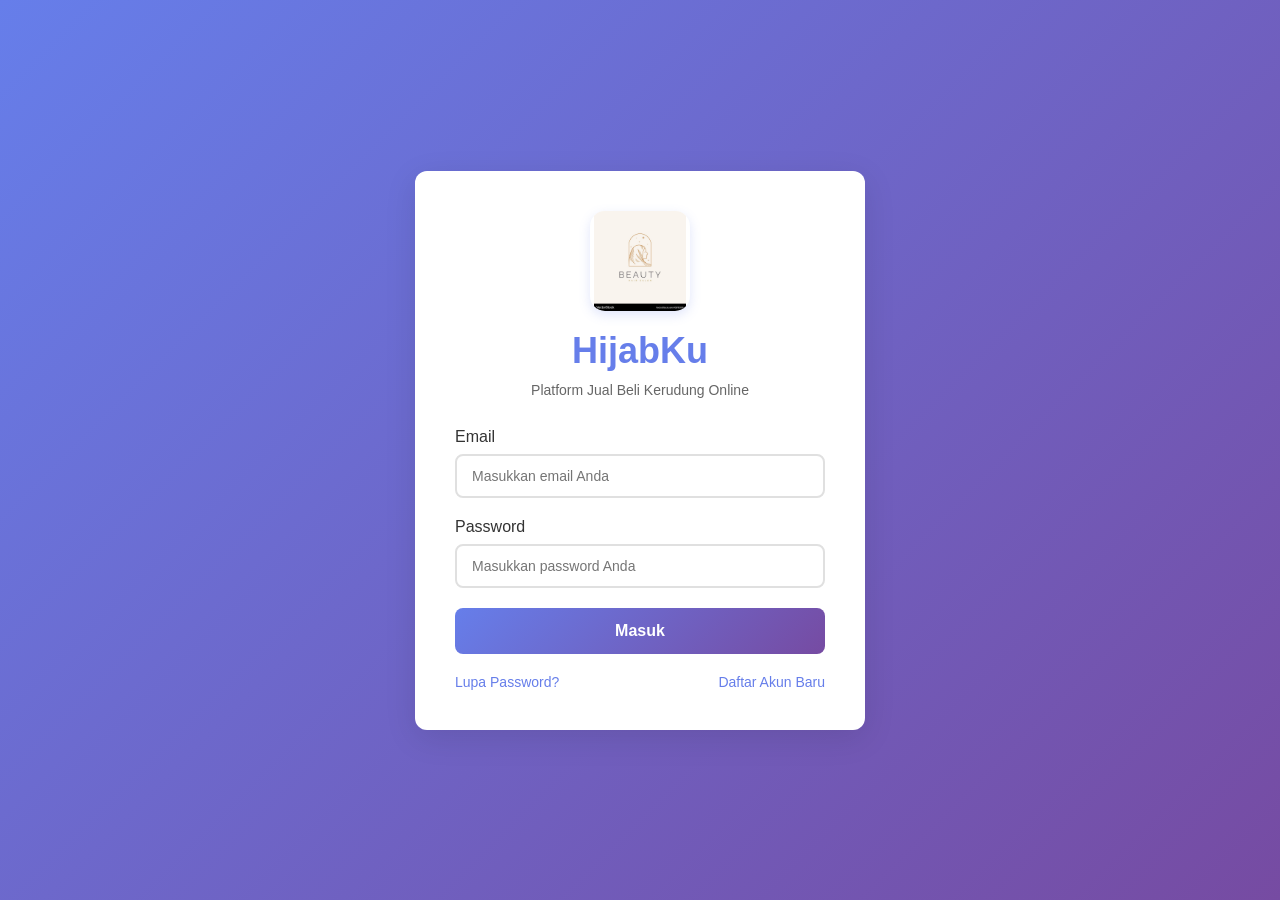
<file: index.html>
<!DOCTYPE html>
<html lang="id">
<head>
    <meta charset="UTF-8">
    <meta name="viewport" content="width=device-width, initial-scale=1.0">
    <title>HijabKu - Login</title>
    <link rel="stylesheet" href="styles.css">
</head>
<body>
    <div class="login-container">
        <div class="login-box">
            <div class="logo">
                <img src="folder/logo.jpeg" alt="HijabKu Logo" class="logo-image">
                <h1>HijabKu</h1>
                <p>Platform Jual Beli Kerudung Online</p>
            </div>
            
            <form id="loginForm">
                <div class="form-group">
                    <label for="email">Email</label>
                    <input type="email" id="email" placeholder="Masukkan email Anda" required>
                </div>
                
                <div class="form-group">
                    <label for="password">Password</label>
                    <input type="password" id="password" placeholder="Masukkan password Anda" required>
                </div>
                
                <div id="errorMessage" class="error-message" style="display: none;"></div>
                
                <button type="submit" class="btn-primary">Masuk</button>
                
                <div class="form-footer">
                    <a href="#" onclick="alert('Fitur lupa password akan dikirim ke email Anda')">Lupa Password?</a>
                    <a href="register.html">Daftar Akun Baru</a>
                </div>
            </form>
        </div>
    </div>
    
    <script src="login.js"></script>
</body>
</html>
</file>
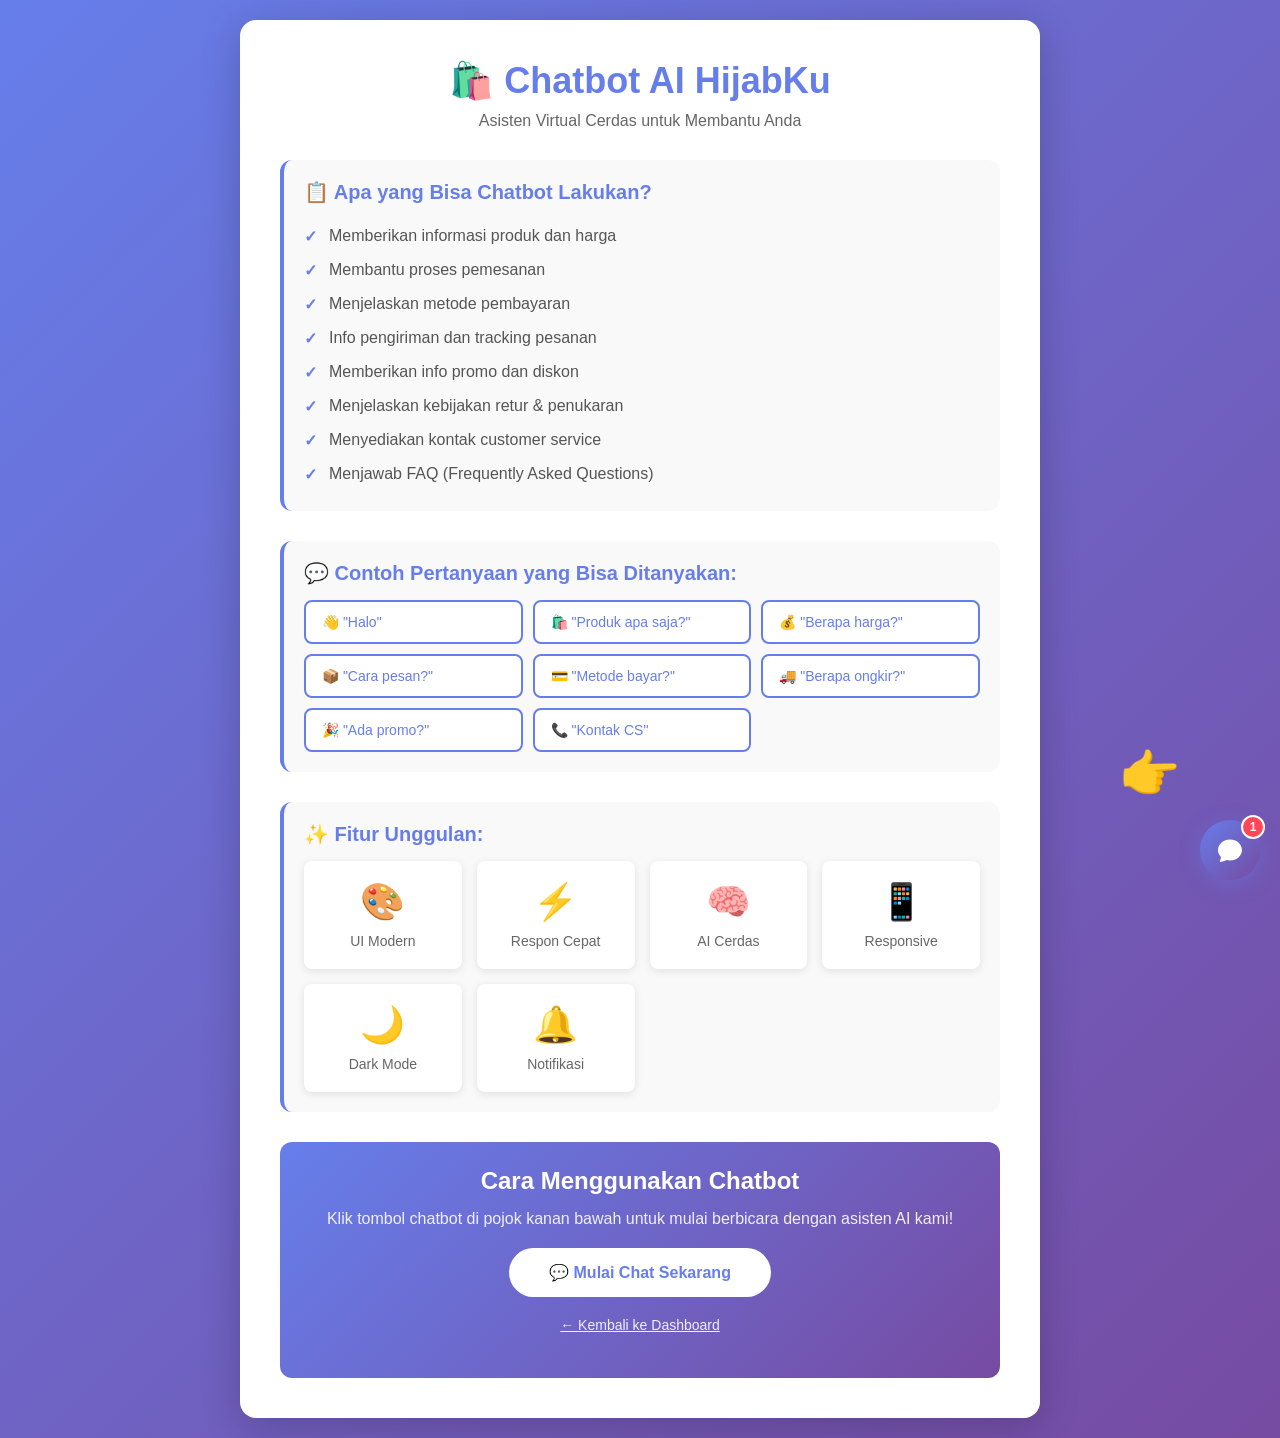
<file: chatbot-demo.html>
<!DOCTYPE html>
<html lang="id">
<head>
    <meta charset="UTF-8">
    <meta name="viewport" content="width=device-width, initial-scale=1.0">
    <title>Demo Chatbot AI - HijabKu</title>
    <link rel="stylesheet" href="styles.css">
    <link rel="stylesheet" href="chatbot.css">
    <style>
        body {
            background: linear-gradient(135deg, #667eea 0%, #764ba2 100%);
            min-height: 100vh;
            display: flex;
            align-items: center;
            justify-content: center;
            padding: 20px;
        }
        
        .demo-container {
            background: white;
            border-radius: 16px;
            padding: 40px;
            max-width: 800px;
            width: 100%;
            box-shadow: 0 8px 40px rgba(0, 0, 0, 0.2);
        }
        
        .demo-header {
            text-align: center;
            margin-bottom: 30px;
        }
        
        .demo-header h1 {
            font-size: 36px;
            color: #667eea;
            margin-bottom: 10px;
        }
        
        .demo-header p {
            color: #666;
            font-size: 16px;
        }
        
        .demo-content {
            margin-bottom: 30px;
        }
        
        .demo-section {
            margin-bottom: 30px;
            padding: 20px;
            background: #f9f9f9;
            border-radius: 12px;
            border-left: 4px solid #667eea;
        }
        
        .demo-section h3 {
            color: #667eea;
            margin-bottom: 15px;
            font-size: 20px;
        }
        
        .demo-section ul {
            list-style: none;
            padding: 0;
        }
        
        .demo-section li {
            padding: 8px 0;
            color: #555;
            padding-left: 25px;
            position: relative;
        }
        
        .demo-section li:before {
            content: "✓";
            position: absolute;
            left: 0;
            color: #667eea;
            font-weight: bold;
        }
        
        .example-questions {
            display: grid;
            grid-template-columns: repeat(auto-fit, minmax(200px, 1fr));
            gap: 10px;
            margin-top: 15px;
        }
        
        .example-btn {
            padding: 12px 16px;
            background: white;
            border: 2px solid #667eea;
            border-radius: 8px;
            color: #667eea;
            cursor: pointer;
            transition: all 0.3s;
            font-size: 14px;
            text-align: left;
        }
        
        .example-btn:hover {
            background: #667eea;
            color: white;
            transform: translateY(-2px);
        }
        
        .instruction-box {
            background: linear-gradient(135deg, #667eea 0%, #764ba2 100%);
            color: white;
            padding: 25px;
            border-radius: 12px;
            text-align: center;
            margin-top: 20px;
        }
        
        .instruction-box h2 {
            margin-bottom: 15px;
            font-size: 24px;
        }
        
        .instruction-box p {
            font-size: 16px;
            opacity: 0.9;
            margin-bottom: 20px;
        }
        
        .cta-button {
            display: inline-block;
            padding: 15px 40px;
            background: white;
            color: #667eea;
            border-radius: 25px;
            font-weight: 600;
            text-decoration: none;
            transition: all 0.3s;
            border: none;
            cursor: pointer;
            font-size: 16px;
        }
        
        .cta-button:hover {
            transform: scale(1.05);
            box-shadow: 0 8px 20px rgba(0, 0, 0, 0.2);
        }
        
        .arrow-indicator {
            position: fixed;
            bottom: 100px;
            right: 100px;
            animation: bounce 2s infinite;
            font-size: 48px;
            z-index: 9998;
        }
        
        @keyframes bounce {
            0%, 100% {
                transform: translateY(0);
            }
            50% {
                transform: translateY(-10px);
            }
        }
        
        .feature-grid {
            display: grid;
            grid-template-columns: repeat(auto-fit, minmax(150px, 1fr));
            gap: 15px;
            margin-top: 15px;
        }
        
        .feature-item {
            text-align: center;
            padding: 20px;
            background: white;
            border-radius: 8px;
            box-shadow: 0 2px 8px rgba(0, 0, 0, 0.1);
        }
        
        .feature-icon {
            font-size: 36px;
            margin-bottom: 10px;
        }
        
        .feature-text {
            font-size: 14px;
            color: #666;
            font-weight: 500;
        }
    </style>
</head>
<body>
    <div class="demo-container">
        <div class="demo-header">
            <h1>🛍️ Chatbot AI HijabKu</h1>
            <p>Asisten Virtual Cerdas untuk Membantu Anda</p>
        </div>
        
        <div class="demo-content">
            <div class="demo-section">
                <h3>📋 Apa yang Bisa Chatbot Lakukan?</h3>
                <ul>
                    <li>Memberikan informasi produk dan harga</li>
                    <li>Membantu proses pemesanan</li>
                    <li>Menjelaskan metode pembayaran</li>
                    <li>Info pengiriman dan tracking pesanan</li>
                    <li>Memberikan info promo dan diskon</li>
                    <li>Menjelaskan kebijakan retur & penukaran</li>
                    <li>Menyediakan kontak customer service</li>
                    <li>Menjawab FAQ (Frequently Asked Questions)</li>
                </ul>
            </div>
            
            <div class="demo-section">
                <h3>💬 Contoh Pertanyaan yang Bisa Ditanyakan:</h3>
                <div class="example-questions">
                    <button class="example-btn" onclick="sendToChatbot('Halo')">👋 "Halo"</button>
                    <button class="example-btn" onclick="sendToChatbot('Produk apa saja yang ada?')">🛍️ "Produk apa saja?"</button>
                    <button class="example-btn" onclick="sendToChatbot('Berapa harga kerudung?')">💰 "Berapa harga?"</button>
                    <button class="example-btn" onclick="sendToChatbot('Bagaimana cara pesan?')">📦 "Cara pesan?"</button>
                    <button class="example-btn" onclick="sendToChatbot('Metode pembayaran apa saja?')">💳 "Metode bayar?"</button>
                    <button class="example-btn" onclick="sendToChatbot('Berapa ongkir?')">🚚 "Berapa ongkir?"</button>
                    <button class="example-btn" onclick="sendToChatbot('Ada promo?')">🎉 "Ada promo?"</button>
                    <button class="example-btn" onclick="sendToChatbot('Kontak CS')">📞 "Kontak CS"</button>
                </div>
            </div>
            
            <div class="demo-section">
                <h3>✨ Fitur Unggulan:</h3>
                <div class="feature-grid">
                    <div class="feature-item">
                        <div class="feature-icon">🎨</div>
                        <div class="feature-text">UI Modern</div>
                    </div>
                    <div class="feature-item">
                        <div class="feature-icon">⚡</div>
                        <div class="feature-text">Respon Cepat</div>
                    </div>
                    <div class="feature-item">
                        <div class="feature-icon">🧠</div>
                        <div class="feature-text">AI Cerdas</div>
                    </div>
                    <div class="feature-item">
                        <div class="feature-icon">📱</div>
                        <div class="feature-text">Responsive</div>
                    </div>
                    <div class="feature-item">
                        <div class="feature-icon">🌙</div>
                        <div class="feature-text">Dark Mode</div>
                    </div>
                    <div class="feature-item">
                        <div class="feature-icon">🔔</div>
                        <div class="feature-text">Notifikasi</div>
                    </div>
                </div>
            </div>
        </div>
        
        <div class="instruction-box">
            <h2>Cara Menggunakan Chatbot</h2>
            <p>Klik tombol chatbot di pojok kanan bawah untuk mulai berbicara dengan asisten AI kami!</p>
            <button class="cta-button" onclick="openChatbot()">
                💬 Mulai Chat Sekarang
            </button>
            <p style="margin-top: 20px; font-size: 14px;">
                <a href="dashboard.html" style="color: white; text-decoration: underline;">← Kembali ke Dashboard</a>
            </p>
        </div>
    </div>
    
    <!-- Arrow Indicator -->
    <div class="arrow-indicator">👉</div>
    
    <script src="chatbot.js"></script>
    <script>
        function sendToChatbot(message) {
            // Open chatbot
            if (!window.hijabkuChatbot.isOpen) {
                window.hijabkuChatbot.toggleChat();
            }
            
            // Wait a bit, then send message
            setTimeout(() => {
                document.getElementById('chatbot-input').value = message;
                window.hijabkuChatbot.sendMessage();
            }, 300);
        }
        
        function openChatbot() {
            if (!window.hijabkuChatbot.isOpen) {
                window.hijabkuChatbot.toggleChat();
            }
        }
        
        // Show welcome notification after page load
        window.addEventListener('load', function() {
            setTimeout(() => {
                alert('👋 Selamat datang di Demo Chatbot AI HijabKu!\n\n' +
                      'Chatbot siap membantu Anda. Klik tombol chatbot di pojok kanan bawah atau coba pertanyaan contoh di atas!');
            }, 1000);
        });
    </script>
</body>
</html>
</file>
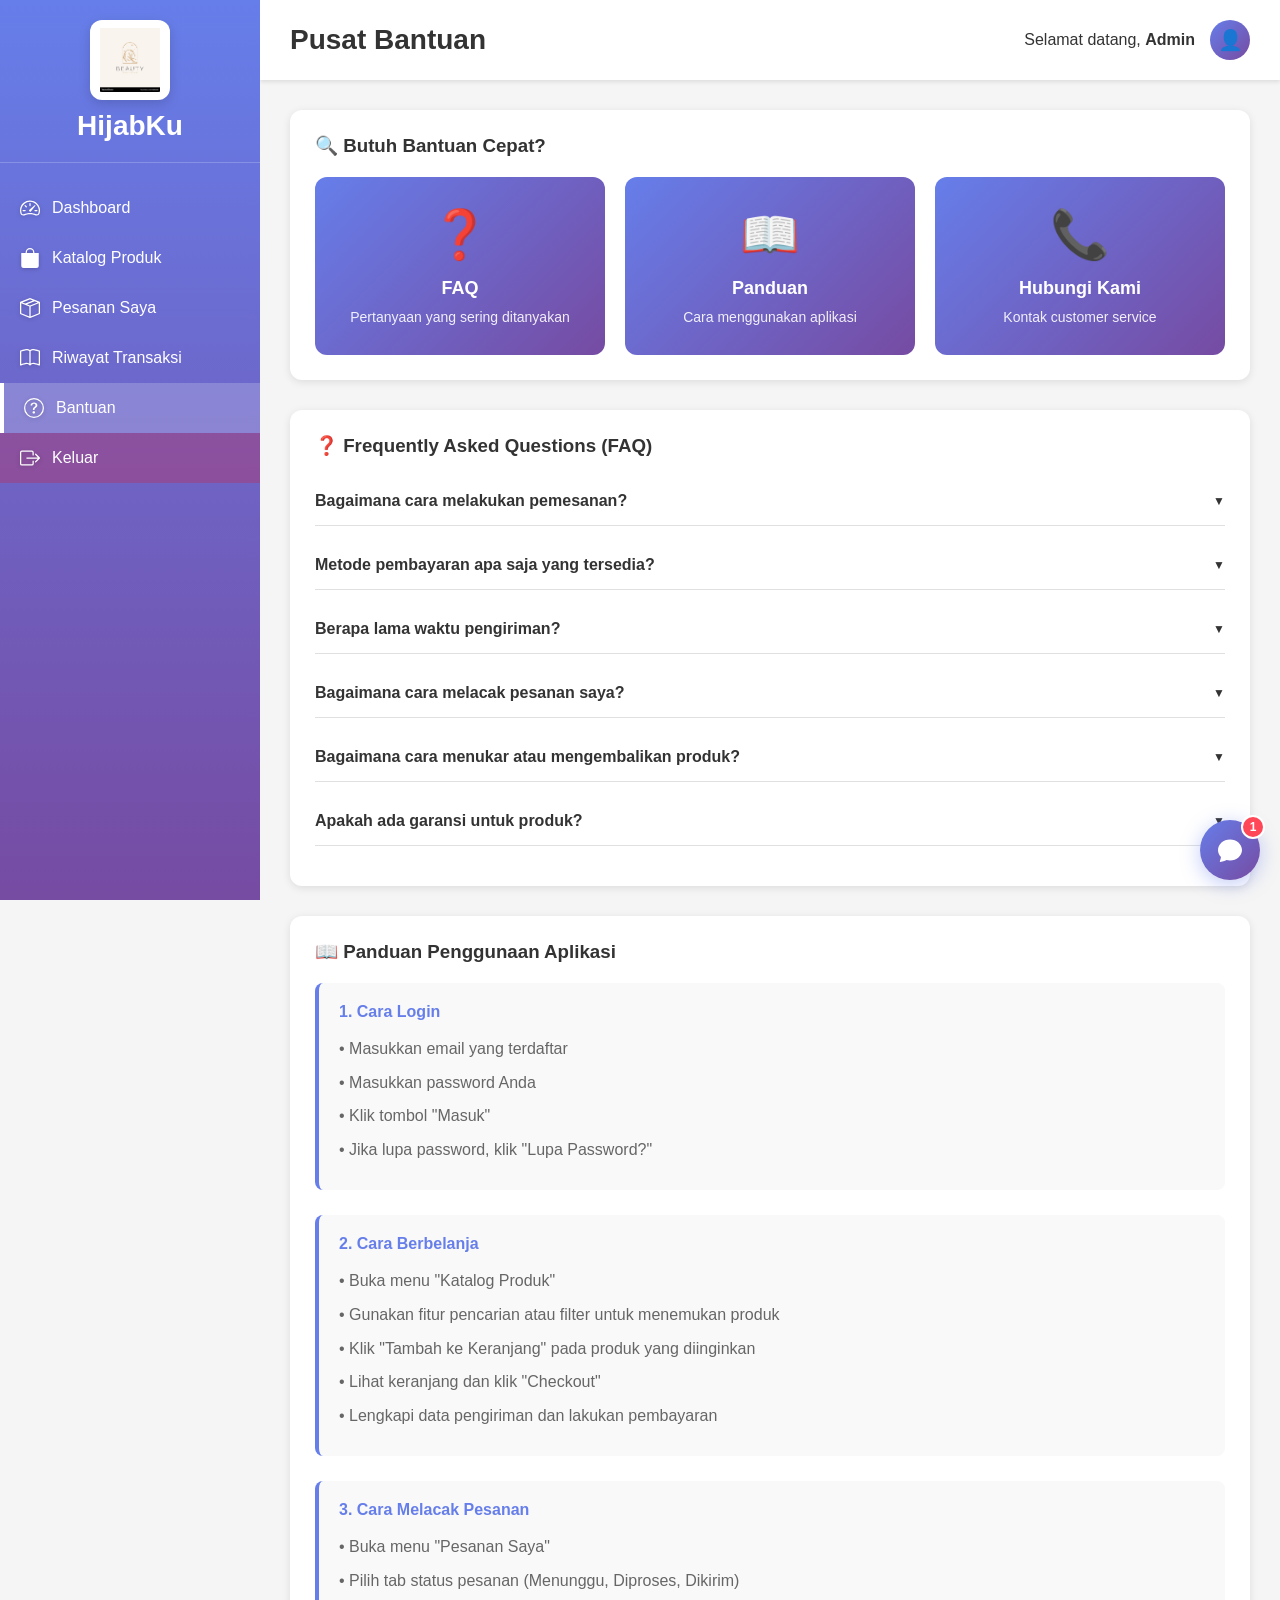
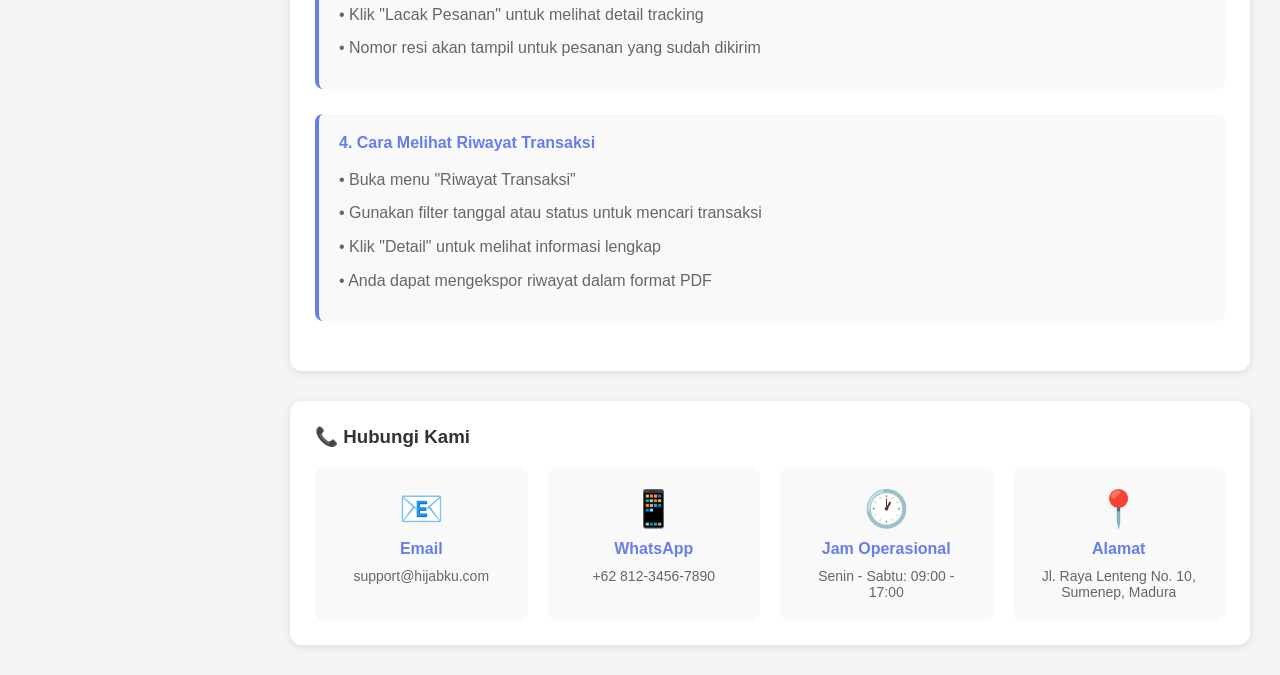
<file: help.html>
<!DOCTYPE html>
<html lang="id">
<head>
    <meta charset="UTF-8">
    <meta name="viewport" content="width=device-width, initial-scale=1.0">
    <title>HijabKu - Bantuan</title>
    <link rel="stylesheet" href="styles.css">
    <link rel="stylesheet" href="chatbot.css">
</head>
<body>
    <div class="dashboard">
        <!-- Sidebar Navigation -->
        <aside class="sidebar">
            <div class="logo">
                <img src="folder/logo.jpeg" alt="HijabKu Logo" class="logo-sidebar">
                <h2>HijabKu</h2>
            </div>
            <nav class="nav-menu">
                <a href="dashboard.html" class="nav-item">
                    <svg xmlns="http://www.w3.org/2000/svg" width="20" height="20" fill="currentColor" viewBox="0 0 16 16">
                        <path d="M8 4a.5.5 0 0 1 .5.5V6a.5.5 0 0 1-1 0V4.5A.5.5 0 0 1 8 4zM3.732 5.732a.5.5 0 0 1 .707 0l.915.914a.5.5 0 1 1-.708.708l-.914-.915a.5.5 0 0 1 0-.707zM2 10a.5.5 0 0 1 .5-.5h1.586a.5.5 0 0 1 0 1H2.5A.5.5 0 0 1 2 10zm9.5 0a.5.5 0 0 1 .5-.5h1.5a.5.5 0 0 1 0 1H12a.5.5 0 0 1-.5-.5zm.754-4.246a.389.389 0 0 0-.527-.02L7.547 9.31a.91.91 0 1 0 1.302 1.258l3.434-4.297a.389.389 0 0 0-.029-.518z"/>
                        <path fill-rule="evenodd" d="M0 10a8 8 0 1 1 15.547 2.661c-.442 1.253-1.845 1.602-2.932 1.25C11.309 13.488 9.475 13 8 13c-1.474 0-3.31.488-4.615.911-1.087.352-2.49.003-2.932-1.25A7.988 7.988 0 0 1 0 10zm8-7a7 7 0 0 0-6.603 9.329c.203.575.923.876 1.68.63C4.397 12.533 6.358 12 8 12s3.604.532 4.923.96c.757.245 1.477-.056 1.68-.631A7 7 0 0 0 8 3z"/>
                    </svg>
                    <span>Dashboard</span>
                </a>
                <a href="katalog.html" class="nav-item">
                    <svg xmlns="http://www.w3.org/2000/svg" width="20" height="20" fill="currentColor" viewBox="0 0 16 16">
                        <path d="M8 1a2.5 2.5 0 0 1 2.5 2.5V4h-5v-.5A2.5 2.5 0 0 1 8 1zm3.5 3v-.5a3.5 3.5 0 1 0-7 0V4H1v10a2 2 0 0 0 2 2h10a2 2 0 0 0 2-2V4h-3.5z"/>
                    </svg>
                    <span>Katalog Produk</span>
                </a>
                <a href="pesanan.html" class="nav-item">
                    <svg xmlns="http://www.w3.org/2000/svg" width="20" height="20" fill="currentColor" viewBox="0 0 16 16">
                        <path d="M8.186 1.113a.5.5 0 0 0-.372 0L1.846 3.5l2.404.961L10.404 2l-2.218-.887zm3.564 1.426L5.596 5 8 5.961 14.154 3.5l-2.404-.961zm3.25 1.7-6.5 2.6v7.922l6.5-2.6V4.24zM7.5 14.762V6.838L1 4.239v7.923l6.5 2.6zM7.443.184a1.5 1.5 0 0 1 1.114 0l7.129 2.852A.5.5 0 0 1 16 3.5v8.662a1 1 0 0 1-.629.928l-7.185 2.874a.5.5 0 0 1-.372 0L.63 13.09a1 1 0 0 1-.63-.928V3.5a.5.5 0 0 1 .314-.464L7.443.184z"/>
                    </svg>
                    <span>Pesanan Saya</span>
                </a>
                <a href="riwayat.html" class="nav-item">
                    <svg xmlns="http://www.w3.org/2000/svg" width="20" height="20" fill="currentColor" viewBox="0 0 16 16">
                        <path d="M1 2.828c.885-.37 2.154-.769 3.388-.893 1.33-.134 2.458.063 3.112.752v9.746c-.935-.53-2.12-.603-3.213-.493-1.18.12-2.37.461-3.287.811V2.828zm7.5-.141c.654-.689 1.782-.886 3.112-.752 1.234.124 2.503.523 3.388.893v9.923c-.918-.35-2.107-.692-3.287-.81-1.094-.111-2.278-.039-3.213.492V2.687zM8 1.783C7.015.936 5.587.81 4.287.94c-1.514.153-3.042.672-3.994 1.105A.5.5 0 0 0 0 2.5v11a.5.5 0 0 0 .707.455c.882-.4 2.303-.881 3.68-1.02 1.409-.142 2.59.087 3.223.877a.5.5 0 0 0 .78 0c.633-.79 1.814-1.019 3.222-.877 1.378.139 2.8.62 3.681 1.02A.5.5 0 0 0 16 13.5v-11a.5.5 0 0 0-.293-.455c-.952-.433-2.48-.952-3.994-1.105C10.413.809 8.985.936 8 1.783z"/>
                    </svg>
                    <span>Riwayat Transaksi</span>
                </a>
                <a href="help.html" class="nav-item active">
                    <svg xmlns="http://www.w3.org/2000/svg" width="20" height="20" fill="currentColor" viewBox="0 0 16 16">
                        <path d="M8 15A7 7 0 1 1 8 1a7 7 0 0 1 0 14zm0 1A8 8 0 1 0 8 0a8 8 0 0 0 0 16z"/>
                        <path d="M5.255 5.786a.237.237 0 0 0 .241.247h.825c.138 0 .248-.113.266-.25.09-.656.54-1.134 1.342-1.134.686 0 1.314.343 1.314 1.168 0 .635-.374.927-.965 1.371-.673.489-1.206 1.06-1.168 1.987l.003.217a.25.25 0 0 0 .25.246h.811a.25.25 0 0 0 .25-.25v-.105c0-.718.273-.927 1.01-1.486.609-.463 1.244-.977 1.244-2.056 0-1.511-1.276-2.241-2.673-2.241-1.267 0-2.655.59-2.75 2.286zm1.557 5.763c0 .533.425.927 1.01.927.609 0 1.028-.394 1.028-.927 0-.552-.42-.94-1.029-.94-.584 0-1.009.388-1.009.94z"/>
                    </svg>
                    <span>Bantuan</span>
                </a>
                <a href="index.html" class="nav-item logout">
                    <svg xmlns="http://www.w3.org/2000/svg" width="20" height="20" fill="currentColor" viewBox="0 0 16 16">
                        <path fill-rule="evenodd" d="M10 12.5a.5.5 0 0 1-.5.5h-8a.5.5 0 0 1-.5-.5v-9a.5.5 0 0 1 .5-.5h8a.5.5 0 0 1 .5.5v2a.5.5 0 0 0 1 0v-2A1.5 1.5 0 0 0 9.5 2h-8A1.5 1.5 0 0 0 0 3.5v9A1.5 1.5 0 0 0 1.5 14h8a1.5 1.5 0 0 0 1.5-1.5v-2a.5.5 0 0 0-1 0v2z"/>
                        <path fill-rule="evenodd" d="M15.854 8.354a.5.5 0 0 0 0-.708l-3-3a.5.5 0 0 0-.708.708L14.293 7.5H5.5a.5.5 0 0 0 0 1h8.793l-2.147 2.146a.5.5 0 0 0 .708.708l3-3z"/>
                    </svg>
                    <span>Keluar</span>
                </a>
            </nav>
        </aside>
        
        <!-- Main Content -->
        <main class="main-content">
            <header class="top-bar">
                <h1>Pusat Bantuan</h1>
                <div class="user-info">
                    <span>Selamat datang, <strong>Admin</strong></span>
                    <div class="avatar">👤</div>
                </div>
            </header>
            
            <div class="content">
                <!-- Quick Help -->
                <div class="quick-help">
                    <h3>🔍 Butuh Bantuan Cepat?</h3>
                    <div class="help-cards">
                        <div class="help-card" onclick="scrollToSection('faq')">
                            <div class="help-icon">❓</div>
                            <h4>FAQ</h4>
                            <p>Pertanyaan yang sering ditanyakan</p>
                        </div>
                        <div class="help-card" onclick="scrollToSection('panduan')">
                            <div class="help-icon">📖</div>
                            <h4>Panduan</h4>
                            <p>Cara menggunakan aplikasi</p>
                        </div>
                        <div class="help-card" onclick="showContact()">
                            <div class="help-icon">📞</div>
                            <h4>Hubungi Kami</h4>
                            <p>Kontak customer service</p>
                        </div>
                    </div>
                </div>
                
                <!-- FAQ Section -->
                <div id="faq" class="faq-section">
                    <h3>❓ Frequently Asked Questions (FAQ)</h3>
                    
                    <div class="faq-item">
                        <div class="faq-question" onclick="toggleFaq(this)">
                            <span>Bagaimana cara melakukan pemesanan?</span>
                            <span class="faq-toggle">▼</span>
                        </div>
                        <div class="faq-answer">
                            <p>1. Masuk ke halaman Katalog Produk</p>
                            <p>2. Pilih produk yang diinginkan</p>
                            <p>3. Klik tombol "Tambah ke Keranjang"</p>
                            <p>4. Klik "Checkout" untuk melanjutkan pembayaran</p>
                            <p>5. Isi data pengiriman dan pilih metode pembayaran</p>
                        </div>
                    </div>
                    
                    <div class="faq-item">
                        <div class="faq-question" onclick="toggleFaq(this)">
                            <span>Metode pembayaran apa saja yang tersedia?</span>
                            <span class="faq-toggle">▼</span>
                        </div>
                        <div class="faq-answer">
                            <p>Kami menyediakan berbagai metode pembayaran:</p>
                            <p>• Transfer Bank (BCA, Mandiri, BNI, BRI)</p>
                            <p>• E-Wallet (GoPay, OVO, DANA, ShopeePay)</p>
                            <p>• Virtual Account</p>
                            <p>• COD (Cash on Delivery) - area tertentu</p>
                        </div>
                    </div>
                    
                    <div class="faq-item">
                        <div class="faq-question" onclick="toggleFaq(this)">
                            <span>Berapa lama waktu pengiriman?</span>
                            <span class="faq-toggle">▼</span>
                        </div>
                        <div class="faq-answer">
                            <p>Estimasi waktu pengiriman:</p>
                            <p>• Dalam kota: 1-2 hari kerja</p>
                            <p>• Luar kota (Pulau Jawa): 2-4 hari kerja</p>
                            <p>• Luar Pulau Jawa: 4-7 hari kerja</p>
                            <p>* Tergantung ekspedisi yang dipilih</p>
                        </div>
                    </div>
                    
                    <div class="faq-item">
                        <div class="faq-question" onclick="toggleFaq(this)">
                            <span>Bagaimana cara melacak pesanan saya?</span>
                            <span class="faq-toggle">▼</span>
                        </div>
                        <div class="faq-answer">
                            <p>1. Buka menu "Pesanan Saya"</p>
                            <p>2. Pilih pesanan yang ingin dilacak</p>
                            <p>3. Klik tombol "Lacak Pesanan"</p>
                            <p>4. Anda akan melihat status terkini dan nomor resi</p>
                        </div>
                    </div>
                    
                    <div class="faq-item">
                        <div class="faq-question" onclick="toggleFaq(this)">
                            <span>Bagaimana cara menukar atau mengembalikan produk?</span>
                            <span class="faq-toggle">▼</span>
                        </div>
                        <div class="faq-answer">
                            <p>Syarat retur/penukaran:</p>
                            <p>• Maksimal 7 hari setelah barang diterima</p>
                            <p>• Produk masih dalam kondisi baru dengan tag</p>
                            <p>• Sertakan bukti foto dan video unboxing</p>
                            <p>• Hubungi customer service untuk pengajuan retur</p>
                        </div>
                    </div>
                    
                    <div class="faq-item">
                        <div class="faq-question" onclick="toggleFaq(this)">
                            <span>Apakah ada garansi untuk produk?</span>
                            <span class="faq-toggle">▼</span>
                        </div>
                        <div class="faq-answer">
                            <p>Ya, semua produk kami bergaransi:</p>
                            <p>• Garansi kualitas bahan</p>
                            <p>• Penukaran jika ada cacat produksi</p>
                            <p>• Refund 100% jika barang tidak sesuai</p>
                        </div>
                    </div>
                </div>
                
                <!-- User Guide -->
                <div id="panduan" class="guide-section">
                    <h3>📖 Panduan Penggunaan Aplikasi</h3>
                    
                    <div class="guide-item">
                        <h4>1. Cara Login</h4>
                        <p>• Masukkan email yang terdaftar</p>
                        <p>• Masukkan password Anda</p>
                        <p>• Klik tombol "Masuk"</p>
                        <p>• Jika lupa password, klik "Lupa Password?"</p>
                    </div>
                    
                    <div class="guide-item">
                        <h4>2. Cara Berbelanja</h4>
                        <p>• Buka menu "Katalog Produk"</p>
                        <p>• Gunakan fitur pencarian atau filter untuk menemukan produk</p>
                        <p>• Klik "Tambah ke Keranjang" pada produk yang diinginkan</p>
                        <p>• Lihat keranjang dan klik "Checkout"</p>
                        <p>• Lengkapi data pengiriman dan lakukan pembayaran</p>
                    </div>
                    
                    <div class="guide-item">
                        <h4>3. Cara Melacak Pesanan</h4>
                        <p>• Buka menu "Pesanan Saya"</p>
                        <p>• Pilih tab status pesanan (Menunggu, Diproses, Dikirim)</p>
                        <p>• Klik "Lacak Pesanan" untuk melihat detail tracking</p>
                        <p>• Nomor resi akan tampil untuk pesanan yang sudah dikirim</p>
                    </div>
                    
                    <div class="guide-item">
                        <h4>4. Cara Melihat Riwayat Transaksi</h4>
                        <p>• Buka menu "Riwayat Transaksi"</p>
                        <p>• Gunakan filter tanggal atau status untuk mencari transaksi</p>
                        <p>• Klik "Detail" untuk melihat informasi lengkap</p>
                        <p>• Anda dapat mengekspor riwayat dalam format PDF</p>
                    </div>
                </div>
                
                <!-- Contact Info -->
                <div class="contact-section">
                    <h3>📞 Hubungi Kami</h3>
                    <div class="contact-grid">
                        <div class="contact-item">
                            <div class="contact-icon">📧</div>
                            <h4>Email</h4>
                            <p>support@hijabku.com</p>
                        </div>
                        <div class="contact-item">
                            <div class="contact-icon">📱</div>
                            <h4>WhatsApp</h4>
                            <p>+62 812-3456-7890</p>
                        </div>
                        <div class="contact-item">
                            <div class="contact-icon">🕐</div>
                            <h4>Jam Operasional</h4>
                            <p>Senin - Sabtu: 09:00 - 17:00</p>
                        </div>
                        <div class="contact-item">
                            <div class="contact-icon">📍</div>
                            <h4>Alamat</h4>
                            <p>Jl. Raya Lenteng No. 10, Sumenep, Madura</p>
                        </div>
                    </div>
                </div>
            </div>
        </main>
    </div>
    
    <script src="help.js"></script>
    <script src="chatbot.js"></script>
</body>
</html>
</file>
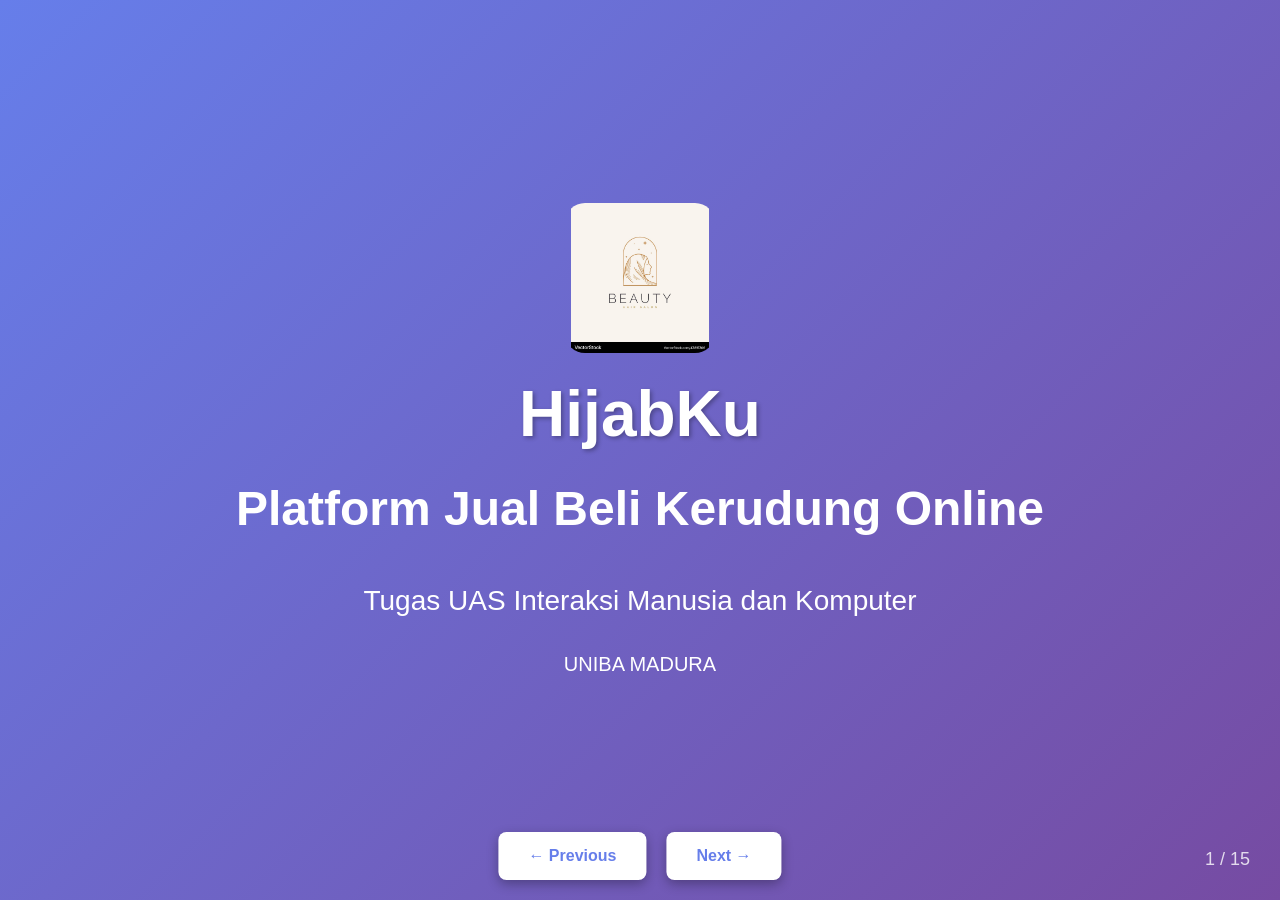
<file: presentasi.html>
<!DOCTYPE html>
<html lang="id">
<head>
    <meta charset="UTF-8">
    <meta name="viewport" content="width=device-width, initial-scale=1.0">
    <title>Presentasi HijabKu</title>
    <style>
        * {
            margin: 0;
            padding: 0;
            box-sizing: border-box;
        }
        
        body {
            font-family: 'Segoe UI', Tahoma, Geneva, Verdana, sans-serif;
            background: #1a1a1a;
            overflow: hidden;
        }
        
        .slides-container {
            width: 100vw;
            height: 100vh;
            position: relative;
        }
        
        .slide {
            width: 100%;
            height: 100%;
            display: none;
            padding: 60px 80px;
            background: linear-gradient(135deg, #667eea 0%, #764ba2 100%);
            color: white;
        }
        
        .slide.active {
            display: flex;
            flex-direction: column;
            justify-content: center;
        }
        
        .slide h1 {
            font-size: 64px;
            margin-bottom: 30px;
            text-shadow: 2px 2px 4px rgba(0,0,0,0.3);
        }
        
        .slide h2 {
            font-size: 48px;
            margin-bottom: 25px;
            color: #fff;
        }
        
        .slide h3 {
            font-size: 36px;
            margin-bottom: 20px;
            margin-top: 30px;
        }
        
        .slide p {
            font-size: 24px;
            line-height: 1.8;
            margin-bottom: 15px;
        }
        
        .slide ul {
            font-size: 24px;
            line-height: 2;
            margin-left: 40px;
        }
        
        .slide-number {
            position: absolute;
            bottom: 30px;
            right: 30px;
            font-size: 18px;
            opacity: 0.8;
        }
        
        .navigation {
            position: fixed;
            bottom: 20px;
            left: 50%;
            transform: translateX(-50%);
            display: flex;
            gap: 20px;
            z-index: 1000;
        }
        
        .nav-btn {
            padding: 15px 30px;
            background: white;
            color: #667eea;
            border: none;
            border-radius: 8px;
            cursor: pointer;
            font-size: 16px;
            font-weight: 600;
            box-shadow: 0 4px 12px rgba(0,0,0,0.3);
        }
        
        .nav-btn:hover {
            background: #f0f0f0;
        }
        
        .content-box {
            background: rgba(255,255,255,0.1);
            padding: 30px;
            border-radius: 12px;
            margin: 20px 0;
            backdrop-filter: blur(10px);
        }
        
        .grid-2 {
            display: grid;
            grid-template-columns: 1fr 1fr;
            gap: 40px;
            margin: 30px 0;
        }
        
        .feature-card {
            background: rgba(255,255,255,0.15);
            padding: 25px;
            border-radius: 12px;
            backdrop-filter: blur(10px);
        }
        
        .emoji {
            font-size: 48px;
            margin-bottom: 15px;
        }
    </style>
</head>
<body>
    <div class="slides-container">
        
        <!-- Slide 1: Cover -->
        <div class="slide active">
            <div style="text-align: center; margin: auto;">
                <img src="folder/logo.jpeg" alt="HijabKu Logo" style="width: 150px; height: 150px; object-fit: contain; margin-bottom: 20px; border-radius: 20px;">
                <h1>HijabKu</h1>
                <h2>Platform Jual Beli Kerudung Online</h2>
                <p style="margin-top: 40px; font-size: 28px;">Tugas UAS Interaksi Manusia dan Komputer</p>
                <p style="font-size: 20px; margin-top: 20px;">UNIBA MADURA</p>
            </div>
            <div class="slide-number">1 / 15</div>
        </div>
        
        <!-- Slide 2: Permasalahan -->
        <div class="slide">
            <h2>🎯 Permasalahan yang Diselesaikan</h2>
            <div class="content-box">
                <ul>
                    <li>Kesulitan menemukan kerudung berkualitas dengan harga terjangkau</li>
                    <li>Tidak ada platform khusus penjualan kerudung di Madura</li>
                    <li>Proses pembelian offline memakan banyak waktu</li>
                    <li>Kurangnya informasi produk dan variasi yang tersedia</li>
                    <li>Tidak ada sistem tracking pesanan yang jelas</li>
                </ul>
            </div>
            <div class="slide-number">2 / 15</div>
        </div>
        
        <!-- Slide 3: Target Pengguna -->
        <div class="slide">
            <h2>👥 Target Pengguna</h2>
            <div class="grid-2">
                <div class="feature-card">
                    <div class="emoji">👩</div>
                    <h3>Pembeli/Pelanggan</h3>
                    <ul>
                        <li>Muslimah 18-45 tahun</li>
                        <li>Aktif menggunakan internet</li>
                        <li>Terbiasa belanja online</li>
                        <li>Mencari produk berkualitas</li>
                    </ul>
                </div>
                <div class="feature-card">
                    <div class="emoji">👨‍💼</div>
                    <h3>Admin/Penjual</h3>
                    <ul>
                        <li>Pemilik toko kerudung</li>
                        <li>UMKM fashion hijab</li>
                        <li>Reseller kerudung</li>
                        <li>Butuh sistem manajemen</li>
                    </ul>
                </div>
            </div>
            <div class="slide-number">3 / 15</div>
        </div>
        
        <!-- Slide 4: Kebutuhan Pengguna -->
        <div class="slide">
            <h2>📋 Kebutuhan Pengguna</h2>
            <div class="grid-2">
                <div class="content-box">
                    <h3>Pembeli</h3>
                    <ul>
                        <li>Katalog produk lengkap</li>
                        <li>Fitur search & filter</li>
                        <li>Proses checkout mudah</li>
                        <li>Tracking pesanan</li>
                        <li>Riwayat transaksi</li>
                    </ul>
                </div>
                <div class="content-box">
                    <h3>Admin</h3>
                    <ul>
                        <li>Dashboard monitoring</li>
                        <li>Manajemen pesanan</li>
                        <li>Statistik penjualan</li>
                        <li>Laporan transaksi</li>
                        <li>Visualisasi data</li>
                    </ul>
                </div>
            </div>
            <div class="slide-number">4 / 15</div>
        </div>
        
        <!-- Slide 5: Fitur Utama -->
        <div class="slide">
            <h2>🚀 Fitur Utama Aplikasi</h2>
            <div class="content-box">
                <ul>
                    <li><strong>Login & Autentikasi</strong> - Keamanan akses pengguna</li>
                    <li><strong>Dashboard</strong> - Monitoring real-time penjualan</li>
                    <li><strong>Katalog Produk</strong> - Browse & search produk kerudung</li>
                    <li><strong>Pesanan Saya</strong> - Manajemen pesanan pelanggan</li>
                    <li><strong>Riwayat Transaksi</strong> - Histori pembelian lengkap</li>
                    <li><strong>Pusat Bantuan</strong> - FAQ & customer support</li>
                </ul>
            </div>
            <div class="slide-number">5 / 15</div>
        </div>
        
        <!-- Slide 6: Desain - Login -->
        <div class="slide">
            <h2>🎨 Desain Aplikasi - Login</h2>
            <div class="content-box">
                <h3>Halaman Login</h3>
                <ul>
                    <li>Form email dan password</li>
                    <li>Validasi input real-time</li>
                    <li>Error handling yang jelas</li>
                    <li>Link lupa password & registrasi</li>
                    <li>Gradient background modern</li>
                </ul>
                <p style="margin-top: 20px; font-style: italic;">
                    Demo: admin@hijabku.com / admin123
                </p>
            </div>
            <div class="slide-number">6 / 15</div>
        </div>
        
        <!-- Slide 7: Desain - Dashboard -->
        <div class="slide">
            <h2>🎨 Desain Aplikasi - Dashboard</h2>
            <div class="content-box">
                <h3>Dashboard & Visualisasi</h3>
                <ul>
                    <li>4 Kartu statistik dengan icon</li>
                    <li>Grafik penjualan bulanan (bar chart)</li>
                    <li>Ranking produk terlaris</li>
                    <li>Tabel pesanan terbaru</li>
                    <li>Color coding untuk status</li>
                </ul>
            </div>
            <div class="slide-number">7 / 15</div>
        </div>
        
        <!-- Slide 8: Desain - Katalog -->
        <div class="slide">
            <h2>🎨 Desain Aplikasi - Katalog</h2>
            <div class="content-box">
                <h3>Katalog Produk</h3>
                <ul>
                    <li>Grid responsive untuk produk</li>
                    <li>Search box dengan icon</li>
                    <li>Filter kategori dan harga</li>
                    <li>Card produk dengan hover effect</li>
                    <li>Keranjang belanja floating</li>
                    <li>Tombol "Tambah ke Keranjang"</li>
                </ul>
            </div>
            <div class="slide-number">8 / 15</div>
        </div>
        
        <!-- Slide 9: Prinsip IMK 1 -->
        <div class="slide">
            <h2>✅ Prinsip IMK - Konsistensi & Feedback</h2>
            <div class="grid-2">
                <div class="content-box">
                    <h3>Konsistensi</h3>
                    <ul>
                        <li>Warna tema seragam</li>
                        <li>Layout sidebar sama</li>
                        <li>Icon style konsisten</li>
                        <li>Font family unified</li>
                    </ul>
                </div>
                <div class="content-box">
                    <h3>Feedback</h3>
                    <ul>
                        <li>Alert saat user action</li>
                        <li>Hover effect button</li>
                        <li>Success/error message</li>
                        <li>Loading indicators</li>
                    </ul>
                </div>
            </div>
            <div class="slide-number">9 / 15</div>
        </div>
        
        <!-- Slide 10: Prinsip IMK 2 -->
        <div class="slide">
            <h2>✅ Prinsip IMK - Visibilitas & Navigasi</h2>
            <div class="grid-2">
                <div class="content-box">
                    <h3>Visibilitas</h3>
                    <ul>
                        <li>Badge status berwarna</li>
                        <li>Icon menu jelas</li>
                        <li>Info penting prominent</li>
                        <li>Visual hierarchy baik</li>
                    </ul>
                </div>
                <div class="content-box">
                    <h3>Navigasi Mudah</h3>
                    <ul>
                        <li>Sidebar always visible</li>
                        <li>Search accessible</li>
                        <li>Back button clear</li>
                        <li>Menu terstruktur</li>
                    </ul>
                </div>
            </div>
            <div class="slide-number">10 / 15</div>
        </div>
        
        <!-- Slide 11: Error Handling -->
        <div class="slide">
            <h2>⚠️ Error Handling</h2>
            <div class="content-box">
                <h3>Contoh Error Handling:</h3>
                <ul>
                    <li><strong>Password Salah</strong>
                        <p>- Validasi format email</p>
                        <p>- Cek panjang password minimal 6 karakter</p>
                        <p>- Pesan error "Email atau password salah"</p>
                    </li>
                    <li><strong>Data Belum Lengkap</strong>
                        <p>- Validasi required fields</p>
                        <p>- Highlight field kosong</p>
                        <p>- Prevent submit invalid data</p>
                    </li>
                    <li><strong>Keranjang Kosong</strong>
                        <p>- Alert saat checkout tanpa item</p>
                    </li>
                </ul>
            </div>
            <div class="slide-number">11 / 15</div>
        </div>
        
        <!-- Slide 12: Help System -->
        <div class="slide">
            <h2>❓ Help System</h2>
            <div class="content-box">
                <h3>FAQ - Pertanyaan Umum</h3>
                <ul>
                    <li>Cara melakukan pemesanan</li>
                    <li>Metode pembayaran yang tersedia</li>
                    <li>Estimasi waktu pengiriman</li>
                    <li>Cara melacak pesanan</li>
                    <li>Kebijakan retur/penukaran</li>
                    <li>Informasi garansi produk</li>
                </ul>
                <h3 style="margin-top: 20px;">Panduan Penggunaan</h3>
                <p>Step-by-step tutorial untuk setiap fitur</p>
            </div>
            <div class="slide-number">12 / 15</div>
        </div>
        
        <!-- Slide 13: Visualisasi -->
        <div class="slide">
            <h2>📊 Visualisasi Informasi</h2>
            <div class="content-box">
                <h3>Grafik Penjualan Bulanan</h3>
                <ul>
                    <li>Bar chart dengan gradient color</li>
                    <li>Data 6 bulan terakhir</li>
                    <li>Canvas HTML5 rendering</li>
                </ul>
                <h3>Statistik Dashboard</h3>
                <ul>
                    <li>4 kartu dengan icon dan warna berbeda</li>
                    <li>Total produk, pesanan, pendapatan, pelanggan</li>
                </ul>
                <h3>Top Products Ranking</h3>
                <ul>
                    <li>Badge ranking 1-5</li>
                    <li>Jumlah penjualan setiap produk</li>
                </ul>
            </div>
            <div class="slide-number">13 / 15</div>
        </div>
        
        <!-- Slide 14: Teknologi -->
        <div class="slide">
            <h2>🛠️ Teknologi yang Digunakan</h2>
            <div class="grid-2">
                <div class="content-box">
                    <h3>Frontend</h3>
                    <ul>
                        <li>HTML5</li>
                        <li>CSS3</li>
                        <li>JavaScript ES6</li>
                        <li>Canvas API</li>
                    </ul>
                </div>
                <div class="content-box">
                    <h3>Fitur</h3>
                    <ul>
                        <li>Responsive Design</li>
                        <li>Modern UI/UX</li>
                        <li>Interactive Elements</li>
                        <li>Data Visualization</li>
                    </ul>
                </div>
            </div>
            <div class="slide-number">14 / 15</div>
        </div>
        
        <!-- Slide 15: Penutup -->
        <div class="slide">
            <div style="text-align: center; margin: auto;">
                <div class="emoji">✨</div>
                <h1>Terima Kasih</h1>
                <div class="content-box" style="margin-top: 40px;">
                    <h3>HijabKu - Platform Jual Beli Kerudung Online</h3>
                    <p style="margin-top: 30px;">Tugas UAS Interaksi Manusia dan Komputer</p>
                    <p>UNIBA MADURA</p>
                    <p style="margin-top: 20px; font-size: 20px;">
                        Jl. Raya Lenteng, No. 10, Batuan, Sumenep - Madura
                    </p>
                </div>
            </div>
            <div class="slide-number">15 / 15</div>
        </div>
    </div>
    
    <div class="navigation">
        <button class="nav-btn" onclick="prevSlide()">← Previous</button>
        <button class="nav-btn" onclick="nextSlide()">Next →</button>
    </div>
    
    <script>
        let currentSlide = 0;
        const slides = document.querySelectorAll('.slide');
        
        function showSlide(n) {
            slides[currentSlide].classList.remove('active');
            currentSlide = (n + slides.length) % slides.length;
            slides[currentSlide].classList.add('active');
        }
        
        function nextSlide() {
            showSlide(currentSlide + 1);
        }
        
        function prevSlide() {
            showSlide(currentSlide - 1);
        }
        
        // Keyboard navigation
        document.addEventListener('keydown', function(e) {
            if (e.key === 'ArrowRight' || e.key === ' ') {
                nextSlide();
            } else if (e.key === 'ArrowLeft') {
                prevSlide();
            }
        });
    </script>
</body>
</html>
</file>
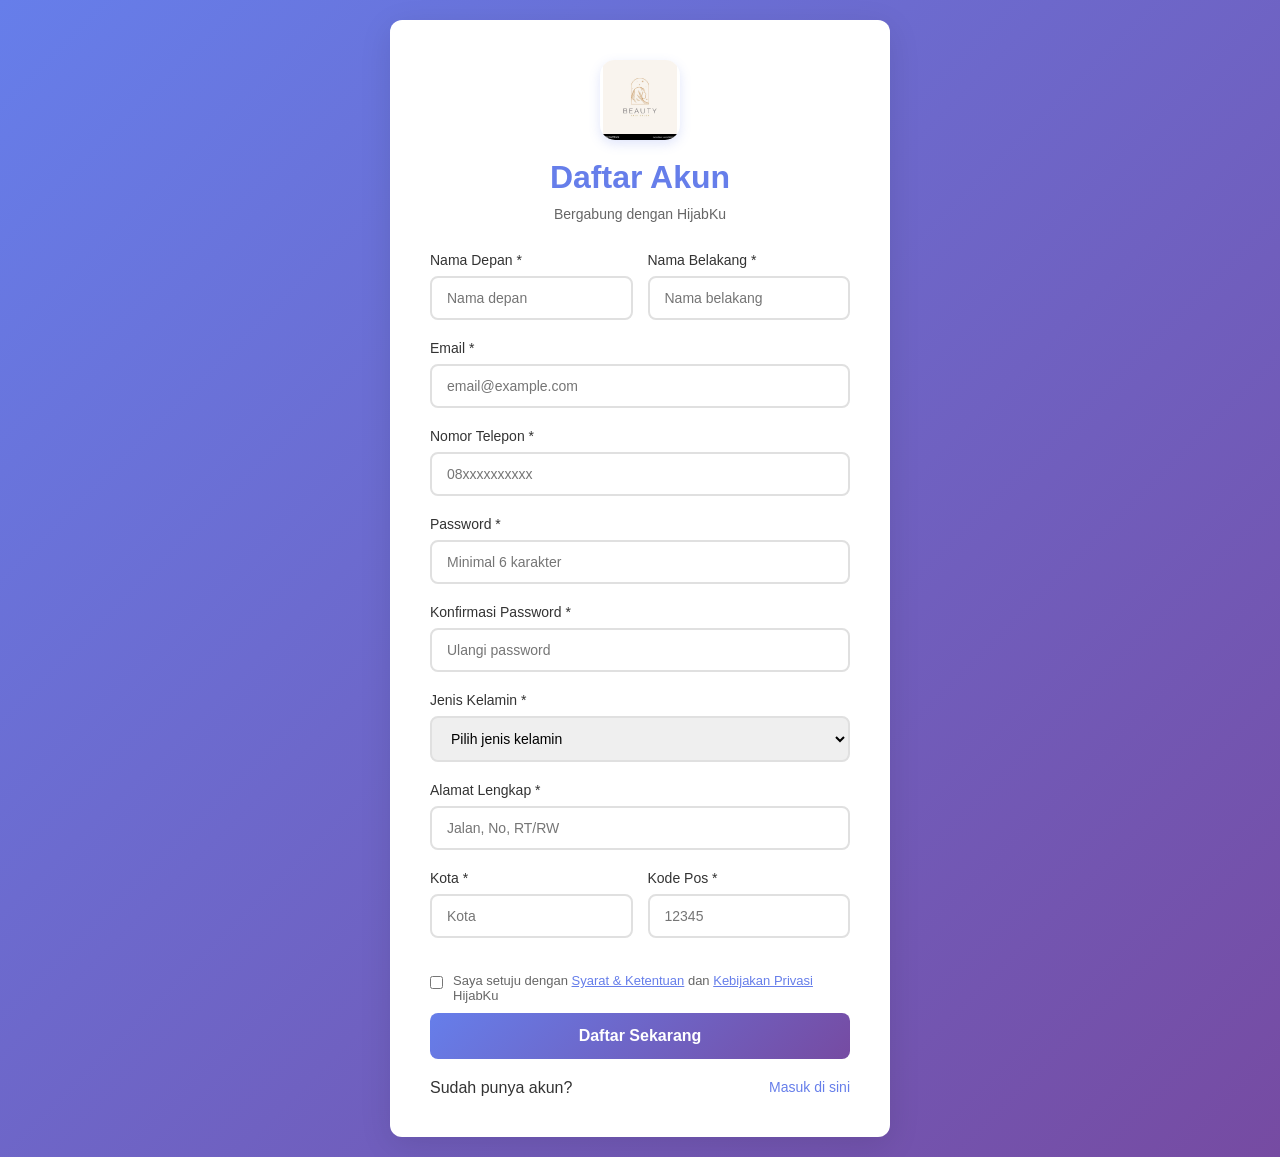
<file: register.html>
<!DOCTYPE html>
<html lang="id">
<head>
    <meta charset="UTF-8">
    <meta name="viewport" content="width=device-width, initial-scale=1.0">
    <title>HijabKu - Daftar Akun</title>
    <link rel="stylesheet" href="styles.css">
    <style>
        .register-container {
            display: flex;
            justify-content: center;
            align-items: center;
            min-height: 100vh;
            background: linear-gradient(135deg, #667eea 0%, #764ba2 100%);
            padding: 20px;
        }

        .register-box {
            background: white;
            padding: 40px;
            border-radius: 12px;
            box-shadow: 0 8px 32px rgba(0, 0, 0, 0.1);
            width: 100%;
            max-width: 500px;
        }

        .register-box .logo {
            text-align: center;
            margin-bottom: 30px;
        }

        .register-box .logo .logo-image {
            width: 80px;
            height: 80px;
            object-fit: contain;
            margin-bottom: 15px;
            border-radius: 15px;
            box-shadow: 0 4px 12px rgba(102, 126, 234, 0.2);
        }

        .register-box .logo h1 {
            font-size: 32px;
            color: #667eea;
            margin-bottom: 10px;
        }

        .register-box .logo p {
            color: #666;
            font-size: 14px;
        }

        .form-row {
            display: grid;
            grid-template-columns: 1fr 1fr;
            gap: 15px;
        }

        .form-group {
            margin-bottom: 20px;
        }

        .form-group label {
            display: block;
            margin-bottom: 8px;
            color: #333;
            font-weight: 500;
            font-size: 14px;
        }

        .form-group input,
        .form-group select {
            width: 100%;
            padding: 12px 15px;
            border: 2px solid #e0e0e0;
            border-radius: 8px;
            font-size: 14px;
            transition: border-color 0.3s;
        }

        .form-group input:focus,
        .form-group select:focus {
            outline: none;
            border-color: #667eea;
        }

        .btn-register {
            width: 100%;
            padding: 14px;
            background: linear-gradient(135deg, #667eea 0%, #764ba2 100%);
            color: white;
            border: none;
            border-radius: 8px;
            font-size: 16px;
            font-weight: 600;
            cursor: pointer;
            transition: transform 0.2s;
            margin-top: 10px;
        }

        .btn-register:hover {
            transform: translateY(-2px);
            box-shadow: 0 4px 12px rgba(102, 126, 234, 0.4);
        }

        .form-footer {
            margin-top: 20px;
            text-align: center;
        }

        .form-footer a {
            color: #667eea;
            text-decoration: none;
            font-size: 14px;
        }

        .form-footer a:hover {
            text-decoration: underline;
        }

        .terms {
            margin-top: 15px;
            display: flex;
            align-items: flex-start;
            gap: 10px;
            font-size: 13px;
            color: #666;
        }

        .terms input[type="checkbox"] {
            width: auto;
            margin-top: 3px;
        }

        @media (max-width: 480px) {
            .form-row {
                grid-template-columns: 1fr;
            }
        }
    </style>
</head>
<body>
    <div class="register-container">
        <div class="register-box">
            <div class="logo">
                <img src="folder/logo.jpeg" alt="HijabKu Logo" class="logo-image">
                <h1>Daftar Akun</h1>
                <p>Bergabung dengan HijabKu</p>
            </div>
            
            <form id="registerForm">
                <div class="form-row">
                    <div class="form-group">
                        <label for="firstName">Nama Depan *</label>
                        <input type="text" id="firstName" placeholder="Nama depan" required>
                    </div>
                    
                    <div class="form-group">
                        <label for="lastName">Nama Belakang *</label>
                        <input type="text" id="lastName" placeholder="Nama belakang" required>
                    </div>
                </div>
                
                <div class="form-group">
                    <label for="email">Email *</label>
                    <input type="email" id="email" placeholder="email@example.com" required>
                </div>
                
                <div class="form-group">
                    <label for="phone">Nomor Telepon *</label>
                    <input type="tel" id="phone" placeholder="08xxxxxxxxxx" required>
                </div>
                
                <div class="form-group">
                    <label for="password">Password *</label>
                    <input type="password" id="password" placeholder="Minimal 6 karakter" required minlength="6">
                </div>
                
                <div class="form-group">
                    <label for="confirmPassword">Konfirmasi Password *</label>
                    <input type="password" id="confirmPassword" placeholder="Ulangi password" required>
                </div>
                
                <div class="form-group">
                    <label for="gender">Jenis Kelamin *</label>
                    <select id="gender" required>
                        <option value="">Pilih jenis kelamin</option>
                        <option value="female">Perempuan</option>
                        <option value="male">Laki-laki</option>
                    </select>
                </div>
                
                <div class="form-group">
                    <label for="address">Alamat Lengkap *</label>
                    <input type="text" id="address" placeholder="Jalan, No, RT/RW" required>
                </div>
                
                <div class="form-row">
                    <div class="form-group">
                        <label for="city">Kota *</label>
                        <input type="text" id="city" placeholder="Kota" required>
                    </div>
                    
                    <div class="form-group">
                        <label for="postalCode">Kode Pos *</label>
                        <input type="text" id="postalCode" placeholder="12345" required>
                    </div>
                </div>
                
                <div class="terms">
                    <input type="checkbox" id="agreeTerms" required>
                    <label for="agreeTerms">
                        Saya setuju dengan <a href="#" style="color: #667eea;">Syarat & Ketentuan</a> 
                        dan <a href="#" style="color: #667eea;">Kebijakan Privasi</a> HijabKu
                    </label>
                </div>
                
                <div id="errorMessage" class="error-message" style="display: none;"></div>
                <div id="successMessage" class="success-message" style="display: none;"></div>
                
                <button type="submit" class="btn-register">Daftar Sekarang</button>
                
                <div class="form-footer">
                    Sudah punya akun? <a href="index.html">Masuk di sini</a>
                </div>
            </form>
        </div>
    </div>
    
    <script src="register.js"></script>
</body>
</html>
</file>
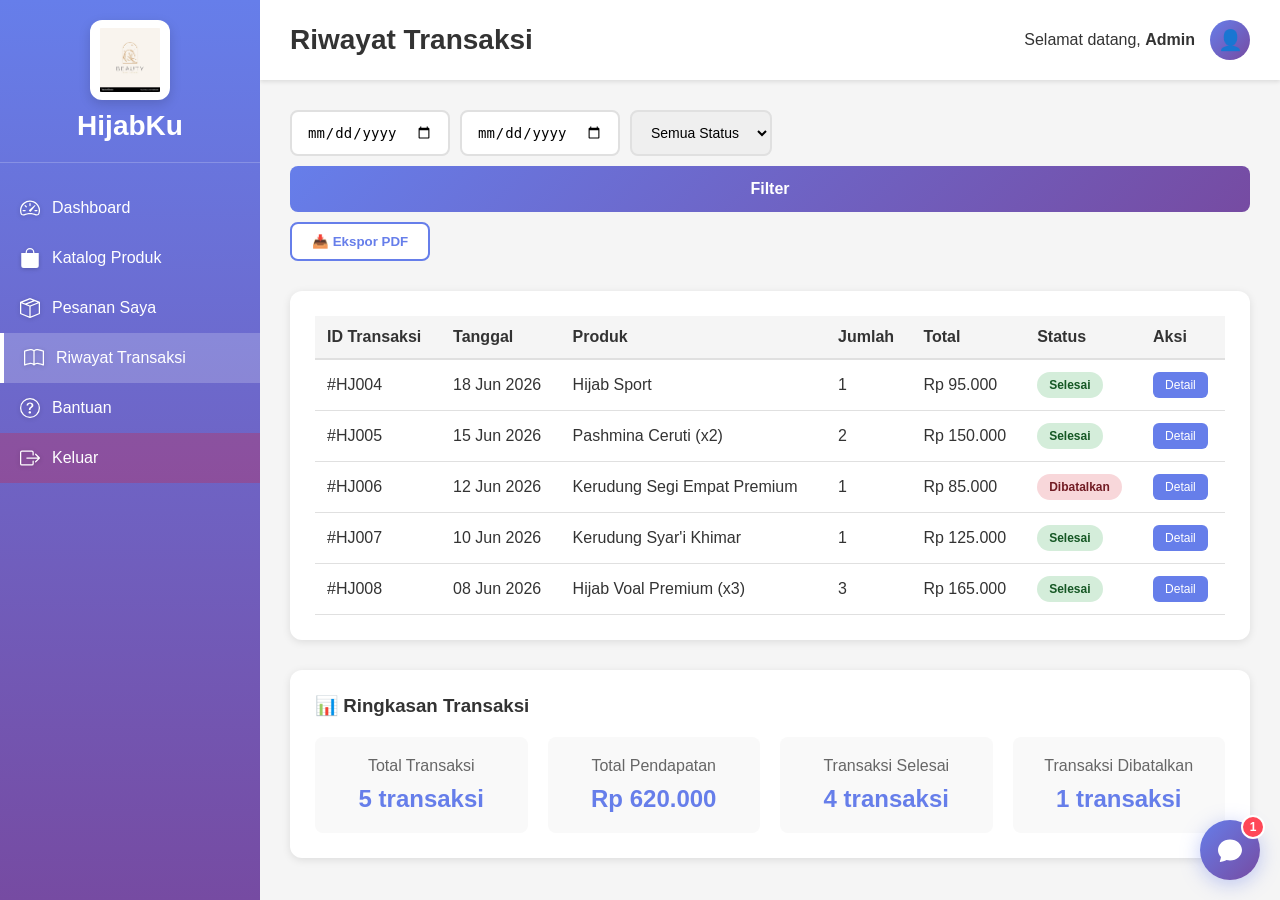
<file: riwayat.html>
<!DOCTYPE html>
<html lang="id">
<head>
    <meta charset="UTF-8">
    <meta name="viewport" content="width=device-width, initial-scale=1.0">
    <title>HijabKu - Riwayat Transaksi</title>
    <link rel="stylesheet" href="styles.css">
    <link rel="stylesheet" href="chatbot.css">
</head>
<body>
    <div class="dashboard">
        <!-- Sidebar Navigation -->
        <aside class="sidebar">
            <div class="logo">
                <img src="folder/logo.jpeg" alt="HijabKu Logo" class="logo-sidebar">
                <h2>HijabKu</h2>
            </div>
            <nav class="nav-menu">
                <a href="dashboard.html" class="nav-item">
                    <svg xmlns="http://www.w3.org/2000/svg" width="20" height="20" fill="currentColor" viewBox="0 0 16 16">
                        <path d="M8 4a.5.5 0 0 1 .5.5V6a.5.5 0 0 1-1 0V4.5A.5.5 0 0 1 8 4zM3.732 5.732a.5.5 0 0 1 .707 0l.915.914a.5.5 0 1 1-.708.708l-.914-.915a.5.5 0 0 1 0-.707zM2 10a.5.5 0 0 1 .5-.5h1.586a.5.5 0 0 1 0 1H2.5A.5.5 0 0 1 2 10zm9.5 0a.5.5 0 0 1 .5-.5h1.5a.5.5 0 0 1 0 1H12a.5.5 0 0 1-.5-.5zm.754-4.246a.389.389 0 0 0-.527-.02L7.547 9.31a.91.91 0 1 0 1.302 1.258l3.434-4.297a.389.389 0 0 0-.029-.518z"/>
                        <path fill-rule="evenodd" d="M0 10a8 8 0 1 1 15.547 2.661c-.442 1.253-1.845 1.602-2.932 1.25C11.309 13.488 9.475 13 8 13c-1.474 0-3.31.488-4.615.911-1.087.352-2.49.003-2.932-1.25A7.988 7.988 0 0 1 0 10zm8-7a7 7 0 0 0-6.603 9.329c.203.575.923.876 1.68.63C4.397 12.533 6.358 12 8 12s3.604.532 4.923.96c.757.245 1.477-.056 1.68-.631A7 7 0 0 0 8 3z"/>
                    </svg>
                    <span>Dashboard</span>
                </a>
                <a href="katalog.html" class="nav-item">
                    <svg xmlns="http://www.w3.org/2000/svg" width="20" height="20" fill="currentColor" viewBox="0 0 16 16">
                        <path d="M8 1a2.5 2.5 0 0 1 2.5 2.5V4h-5v-.5A2.5 2.5 0 0 1 8 1zm3.5 3v-.5a3.5 3.5 0 1 0-7 0V4H1v10a2 2 0 0 0 2 2h10a2 2 0 0 0 2-2V4h-3.5z"/>
                    </svg>
                    <span>Katalog Produk</span>
                </a>
                <a href="pesanan.html" class="nav-item">
                    <svg xmlns="http://www.w3.org/2000/svg" width="20" height="20" fill="currentColor" viewBox="0 0 16 16">
                        <path d="M8.186 1.113a.5.5 0 0 0-.372 0L1.846 3.5l2.404.961L10.404 2l-2.218-.887zm3.564 1.426L5.596 5 8 5.961 14.154 3.5l-2.404-.961zm3.25 1.7-6.5 2.6v7.922l6.5-2.6V4.24zM7.5 14.762V6.838L1 4.239v7.923l6.5 2.6zM7.443.184a1.5 1.5 0 0 1 1.114 0l7.129 2.852A.5.5 0 0 1 16 3.5v8.662a1 1 0 0 1-.629.928l-7.185 2.874a.5.5 0 0 1-.372 0L.63 13.09a1 1 0 0 1-.63-.928V3.5a.5.5 0 0 1 .314-.464L7.443.184z"/>
                    </svg>
                    <span>Pesanan Saya</span>
                </a>
                <a href="riwayat.html" class="nav-item active">
                    <svg xmlns="http://www.w3.org/2000/svg" width="20" height="20" fill="currentColor" viewBox="0 0 16 16">
                        <path d="M1 2.828c.885-.37 2.154-.769 3.388-.893 1.33-.134 2.458.063 3.112.752v9.746c-.935-.53-2.12-.603-3.213-.493-1.18.12-2.37.461-3.287.811V2.828zm7.5-.141c.654-.689 1.782-.886 3.112-.752 1.234.124 2.503.523 3.388.893v9.923c-.918-.35-2.107-.692-3.287-.81-1.094-.111-2.278-.039-3.213.492V2.687zM8 1.783C7.015.936 5.587.81 4.287.94c-1.514.153-3.042.672-3.994 1.105A.5.5 0 0 0 0 2.5v11a.5.5 0 0 0 .707.455c.882-.4 2.303-.881 3.68-1.02 1.409-.142 2.59.087 3.223.877a.5.5 0 0 0 .78 0c.633-.79 1.814-1.019 3.222-.877 1.378.139 2.8.62 3.681 1.02A.5.5 0 0 0 16 13.5v-11a.5.5 0 0 0-.293-.455c-.952-.433-2.48-.952-3.994-1.105C10.413.809 8.985.936 8 1.783z"/>
                    </svg>
                    <span>Riwayat Transaksi</span>
                </a>
                <a href="help.html" class="nav-item">
                    <svg xmlns="http://www.w3.org/2000/svg" width="20" height="20" fill="currentColor" viewBox="0 0 16 16">
                        <path d="M8 15A7 7 0 1 1 8 1a7 7 0 0 1 0 14zm0 1A8 8 0 1 0 8 0a8 8 0 0 0 0 16z"/>
                        <path d="M5.255 5.786a.237.237 0 0 0 .241.247h.825c.138 0 .248-.113.266-.25.09-.656.54-1.134 1.342-1.134.686 0 1.314.343 1.314 1.168 0 .635-.374.927-.965 1.371-.673.489-1.206 1.06-1.168 1.987l.003.217a.25.25 0 0 0 .25.246h.811a.25.25 0 0 0 .25-.25v-.105c0-.718.273-.927 1.01-1.486.609-.463 1.244-.977 1.244-2.056 0-1.511-1.276-2.241-2.673-2.241-1.267 0-2.655.59-2.75 2.286zm1.557 5.763c0 .533.425.927 1.01.927.609 0 1.028-.394 1.028-.927 0-.552-.42-.94-1.029-.94-.584 0-1.009.388-1.009.94z"/>
                    </svg>
                    <span>Bantuan</span>
                </a>
                <a href="index.html" class="nav-item logout">
                    <svg xmlns="http://www.w3.org/2000/svg" width="20" height="20" fill="currentColor" viewBox="0 0 16 16">
                        <path fill-rule="evenodd" d="M10 12.5a.5.5 0 0 1-.5.5h-8a.5.5 0 0 1-.5-.5v-9a.5.5 0 0 1 .5-.5h8a.5.5 0 0 1 .5.5v2a.5.5 0 0 0 1 0v-2A1.5 1.5 0 0 0 9.5 2h-8A1.5 1.5 0 0 0 0 3.5v9A1.5 1.5 0 0 0 1.5 14h8a1.5 1.5 0 0 0 1.5-1.5v-2a.5.5 0 0 0-1 0v2z"/>
                        <path fill-rule="evenodd" d="M15.854 8.354a.5.5 0 0 0 0-.708l-3-3a.5.5 0 0 0-.708.708L14.293 7.5H5.5a.5.5 0 0 0 0 1h8.793l-2.147 2.146a.5.5 0 0 0 .708.708l3-3z"/>
                    </svg>
                    <span>Keluar</span>
                </a>
            </nav>
        </aside>
        
        <!-- Main Content -->
        <main class="main-content">
            <header class="top-bar">
                <h1>Riwayat Transaksi</h1>
                <div class="user-info">
                    <span>Selamat datang, <strong>Admin</strong></span>
                    <div class="avatar">👤</div>
                </div>
            </header>
            
            <div class="content">
                <!-- Filter Section -->
                <div class="history-filter">
                    <input type="date" id="startDate" placeholder="Dari Tanggal">
                    <input type="date" id="endDate" placeholder="Sampai Tanggal">
                    <select id="statusFilter">
                        <option value="">Semua Status</option>
                        <option value="completed">Selesai</option>
                        <option value="cancelled">Dibatalkan</option>
                    </select>
                    <button class="btn-primary" onclick="filterHistory()">Filter</button>
                    <button class="btn-secondary" onclick="exportHistory()">📥 Ekspor PDF</button>
                </div>
                
                <!-- History Table -->
                <div class="history-table">
                    <table class="data-table">
                        <thead>
                            <tr>
                                <th>ID Transaksi</th>
                                <th>Tanggal</th>
                                <th>Produk</th>
                                <th>Jumlah</th>
                                <th>Total</th>
                                <th>Status</th>
                                <th>Aksi</th>
                            </tr>
                        </thead>
                        <tbody>
                            <tr>
                                <td>#HJ004</td>
                                <td>18 Jun 2026</td>
                                <td>Hijab Sport</td>
                                <td>1</td>
                                <td>Rp 95.000</td>
                                <td><span class="badge badge-completed">Selesai</span></td>
                                <td>
                                    <button class="btn-small" onclick="viewDetail('HJ004')">Detail</button>
                                </td>
                            </tr>
                            <tr>
                                <td>#HJ005</td>
                                <td>15 Jun 2026</td>
                                <td>Pashmina Ceruti (x2)</td>
                                <td>2</td>
                                <td>Rp 150.000</td>
                                <td><span class="badge badge-completed">Selesai</span></td>
                                <td>
                                    <button class="btn-small" onclick="viewDetail('HJ005')">Detail</button>
                                </td>
                            </tr>
                            <tr>
                                <td>#HJ006</td>
                                <td>12 Jun 2026</td>
                                <td>Kerudung Segi Empat Premium</td>
                                <td>1</td>
                                <td>Rp 85.000</td>
                                <td><span class="badge badge-cancelled">Dibatalkan</span></td>
                                <td>
                                    <button class="btn-small" onclick="viewDetail('HJ006')">Detail</button>
                                </td>
                            </tr>
                            <tr>
                                <td>#HJ007</td>
                                <td>10 Jun 2026</td>
                                <td>Kerudung Syar'i Khimar</td>
                                <td>1</td>
                                <td>Rp 125.000</td>
                                <td><span class="badge badge-completed">Selesai</span></td>
                                <td>
                                    <button class="btn-small" onclick="viewDetail('HJ007')">Detail</button>
                                </td>
                            </tr>
                            <tr>
                                <td>#HJ008</td>
                                <td>08 Jun 2026</td>
                                <td>Hijab Voal Premium (x3)</td>
                                <td>3</td>
                                <td>Rp 165.000</td>
                                <td><span class="badge badge-completed">Selesai</span></td>
                                <td>
                                    <button class="btn-small" onclick="viewDetail('HJ008')">Detail</button>
                                </td>
                            </tr>
                        </tbody>
                    </table>
                </div>
                
                <!-- Transaction Summary -->
                <div class="transaction-summary">
                    <h3>📊 Ringkasan Transaksi</h3>
                    <div class="summary-grid">
                        <div class="summary-item">
                            <p>Total Transaksi</p>
                            <h4>5 transaksi</h4>
                        </div>
                        <div class="summary-item">
                            <p>Total Pendapatan</p>
                            <h4>Rp 620.000</h4>
                        </div>
                        <div class="summary-item">
                            <p>Transaksi Selesai</p>
                            <h4>4 transaksi</h4>
                        </div>
                        <div class="summary-item">
                            <p>Transaksi Dibatalkan</p>
                            <h4>1 transaksi</h4>
                        </div>
                    </div>
                </div>
            </div>
        </main>
    </div>
    
    <script src="riwayat.js"></script>
    <script src="chatbot.js"></script>
</body>
</html>
</file>
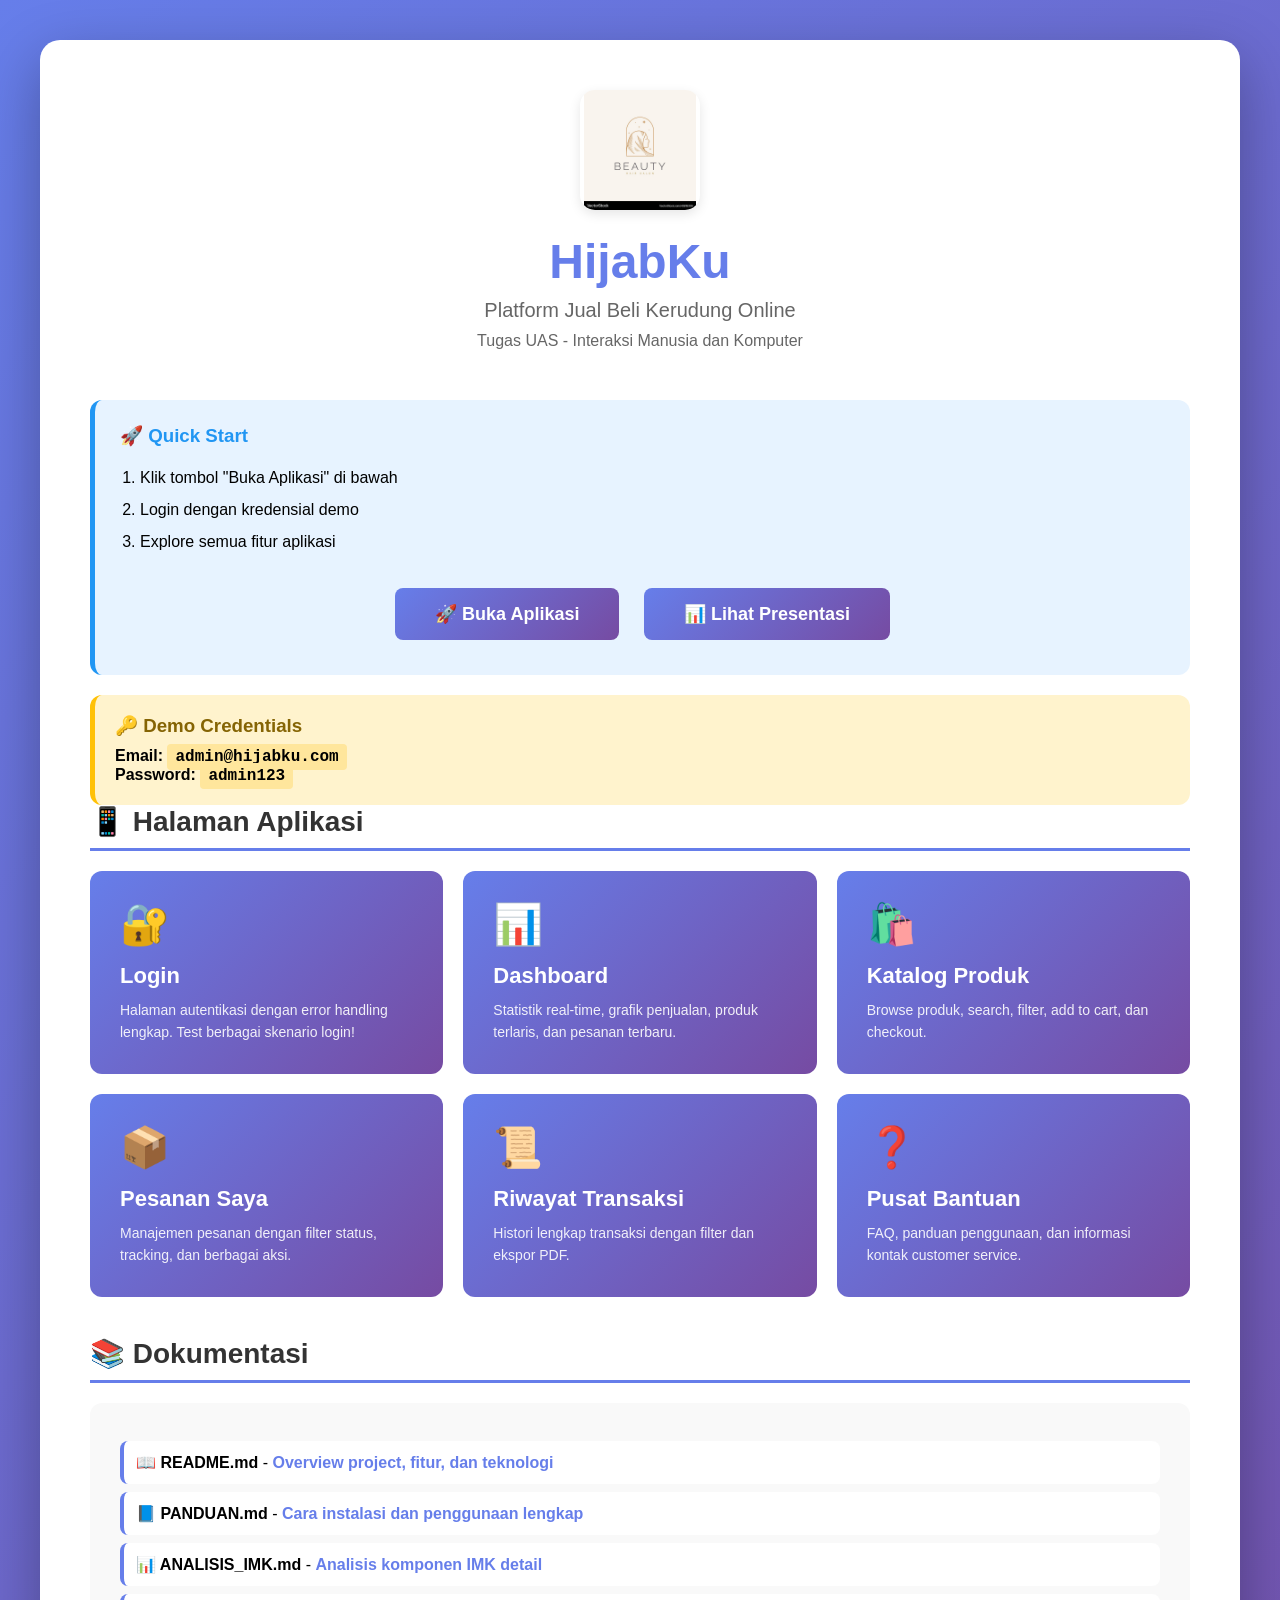
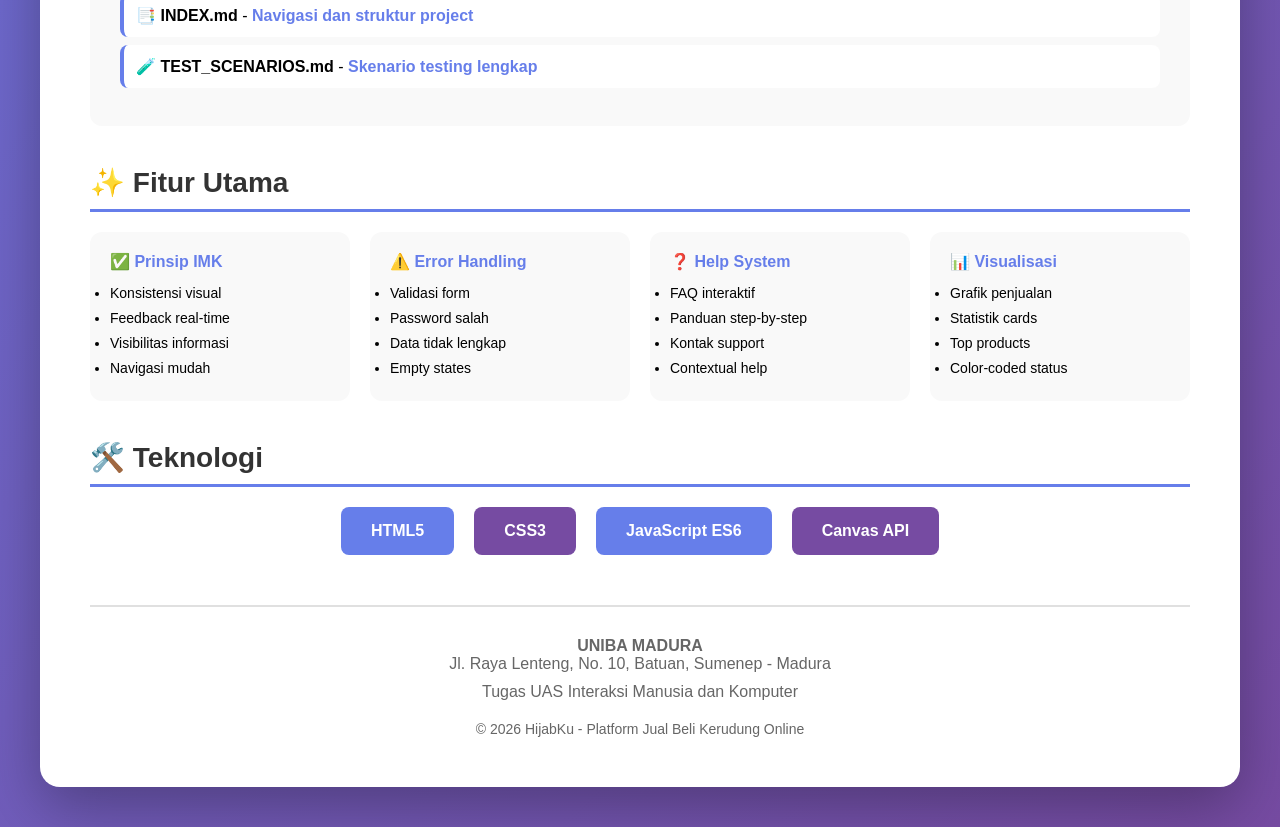
<file: START_HERE.html>
<!DOCTYPE html>
<html lang="id">
<head>
    <meta charset="UTF-8">
    <meta name="viewport" content="width=device-width, initial-scale=1.0">
    <title>HijabKu - Start Here</title>
    <style>
        * {
            margin: 0;
            padding: 0;
            box-sizing: border-box;
        }
        
        body {
            font-family: 'Segoe UI', Tahoma, Geneva, Verdana, sans-serif;
            background: linear-gradient(135deg, #667eea 0%, #764ba2 100%);
            min-height: 100vh;
            padding: 40px 20px;
        }
        
        .container {
            max-width: 1200px;
            margin: 0 auto;
            background: white;
            border-radius: 20px;
            padding: 50px;
            box-shadow: 0 20px 60px rgba(0,0,0,0.3);
        }
        
        .header {
            text-align: center;
            margin-bottom: 50px;
        }
        
        .header h1 {
            font-size: 48px;
            color: #667eea;
            margin-bottom: 10px;
        }
        
        .header .emoji {
            font-size: 64px;
            margin-bottom: 20px;
        }
        
        .header p {
            font-size: 20px;
            color: #666;
        }
        
        .section {
            margin-bottom: 40px;
        }
        
        .section h2 {
            font-size: 28px;
            color: #333;
            margin-bottom: 20px;
            padding-bottom: 10px;
            border-bottom: 3px solid #667eea;
        }
        
        .cards {
            display: grid;
            grid-template-columns: repeat(auto-fit, minmax(300px, 1fr));
            gap: 20px;
            margin-top: 20px;
        }
        
        .card {
            background: linear-gradient(135deg, #667eea 0%, #764ba2 100%);
            color: white;
            padding: 30px;
            border-radius: 12px;
            text-decoration: none;
            display: block;
            transition: transform 0.3s, box-shadow 0.3s;
        }
        
        .card:hover {
            transform: translateY(-5px);
            box-shadow: 0 10px 30px rgba(102, 126, 234, 0.4);
        }
        
        .card .icon {
            font-size: 40px;
            margin-bottom: 15px;
        }
        
        .card h3 {
            font-size: 22px;
            margin-bottom: 10px;
        }
        
        .card p {
            font-size: 14px;
            opacity: 0.9;
            line-height: 1.6;
        }
        
        .docs-section {
            background: #f9f9f9;
            padding: 30px;
            border-radius: 12px;
            margin-top: 20px;
        }
        
        .docs-section ul {
            list-style: none;
            padding: 0;
        }
        
        .docs-section li {
            padding: 12px;
            margin: 8px 0;
            background: white;
            border-radius: 8px;
            border-left: 4px solid #667eea;
        }
        
        .docs-section a {
            color: #667eea;
            text-decoration: none;
            font-weight: 600;
        }
        
        .docs-section a:hover {
            text-decoration: underline;
        }
        
        .quick-start {
            background: #e7f3ff;
            padding: 25px;
            border-radius: 12px;
            margin-top: 20px;
            border-left: 5px solid #2196F3;
        }
        
        .quick-start h3 {
            color: #2196F3;
            margin-bottom: 15px;
        }
        
        .quick-start ol {
            margin-left: 20px;
            line-height: 2;
        }
        
        .credentials {
            background: #fff3cd;
            padding: 20px;
            border-radius: 12px;
            margin-top: 20px;
            border-left: 5px solid #ffc107;
        }
        
        .credentials h3 {
            color: #856404;
            margin-bottom: 10px;
        }
        
        .credentials code {
            background: #ffe69c;
            padding: 4px 8px;
            border-radius: 4px;
            font-family: 'Courier New', monospace;
            font-weight: 600;
        }
        
        .footer {
            text-align: center;
            margin-top: 50px;
            padding-top: 30px;
            border-top: 2px solid #e0e0e0;
            color: #666;
        }
        
        .btn-primary {
            display: inline-block;
            background: linear-gradient(135deg, #667eea 0%, #764ba2 100%);
            color: white;
            padding: 15px 40px;
            border-radius: 8px;
            text-decoration: none;
            font-size: 18px;
            font-weight: 600;
            margin: 10px;
            transition: transform 0.3s;
        }
        
        .btn-primary:hover {
            transform: scale(1.05);
        }
    </style>
</head>
<body>
    <div class="container">
        <div class="header">
            <img src="folder/logo.jpeg" alt="HijabKu Logo" style="width: 120px; height: 120px; object-fit: contain; margin-bottom: 20px; border-radius: 15px; box-shadow: 0 4px 12px rgba(0,0,0,0.1);">
            <h1>HijabKu</h1>
            <p>Platform Jual Beli Kerudung Online</p>
            <p style="font-size: 16px; margin-top: 10px;">Tugas UAS - Interaksi Manusia dan Komputer</p>
        </div>
        
        <!-- Quick Start -->
        <div class="quick-start">
            <h3>🚀 Quick Start</h3>
            <ol>
                <li>Klik tombol "Buka Aplikasi" di bawah</li>
                <li>Login dengan kredensial demo</li>
                <li>Explore semua fitur aplikasi</li>
            </ol>
            <div style="text-align: center; margin-top: 20px;">
                <a href="index.html" class="btn-primary">🚀 Buka Aplikasi</a>
                <a href="presentasi.html" class="btn-primary">📊 Lihat Presentasi</a>
            </div>
        </div>
        
        <!-- Credentials -->
        <div class="credentials">
            <h3>🔑 Demo Credentials</h3>
            <p><strong>Email:</strong> <code>admin@hijabku.com</code></p>
            <p><strong>Password:</strong> <code>admin123</code></p>
        </div>
        
        <!-- Aplikasi Pages -->
        <div class="section">
            <h2>📱 Halaman Aplikasi</h2>
            <div class="cards">
                <a href="index.html" class="card">
                    <div class="icon">🔐</div>
                    <h3>Login</h3>
                    <p>Halaman autentikasi dengan error handling lengkap. Test berbagai skenario login!</p>
                </a>
                
                <a href="dashboard.html" class="card">
                    <div class="icon">📊</div>
                    <h3>Dashboard</h3>
                    <p>Statistik real-time, grafik penjualan, produk terlaris, dan pesanan terbaru.</p>
                </a>
                
                <a href="katalog.html" class="card">
                    <div class="icon">🛍️</div>
                    <h3>Katalog Produk</h3>
                    <p>Browse produk, search, filter, add to cart, dan checkout.</p>
                </a>
                
                <a href="pesanan.html" class="card">
                    <div class="icon">📦</div>
                    <h3>Pesanan Saya</h3>
                    <p>Manajemen pesanan dengan filter status, tracking, dan berbagai aksi.</p>
                </a>
                
                <a href="riwayat.html" class="card">
                    <div class="icon">📜</div>
                    <h3>Riwayat Transaksi</h3>
                    <p>Histori lengkap transaksi dengan filter dan ekspor PDF.</p>
                </a>
                
                <a href="help.html" class="card">
                    <div class="icon">❓</div>
                    <h3>Pusat Bantuan</h3>
                    <p>FAQ, panduan penggunaan, dan informasi kontak customer service.</p>
                </a>
            </div>
        </div>
        
        <!-- Dokumentasi -->
        <div class="section">
            <h2>📚 Dokumentasi</h2>
            <div class="docs-section">
                <ul>
                    <li>
                        <strong>📖 README.md</strong> - 
                        <a href="README.md" target="_blank">Overview project, fitur, dan teknologi</a>
                    </li>
                    <li>
                        <strong>📘 PANDUAN.md</strong> - 
                        <a href="PANDUAN.md" target="_blank">Cara instalasi dan penggunaan lengkap</a>
                    </li>
                    <li>
                        <strong>📊 ANALISIS_IMK.md</strong> - 
                        <a href="ANALISIS_IMK.md" target="_blank">Analisis komponen IMK detail</a>
                    </li>
                    <li>
                        <strong>📑 INDEX.md</strong> - 
                        <a href="INDEX.md" target="_blank">Navigasi dan struktur project</a>
                    </li>
                    <li>
                        <strong>🧪 TEST_SCENARIOS.md</strong> - 
                        <a href="TEST_SCENARIOS.md" target="_blank">Skenario testing lengkap</a>
                    </li>
                </ul>
            </div>
        </div>
        
        <!-- Fitur Utama -->
        <div class="section">
            <h2>✨ Fitur Utama</h2>
            <div style="display: grid; grid-template-columns: repeat(auto-fit, minmax(250px, 1fr)); gap: 20px; margin-top: 20px;">
                <div style="background: #f9f9f9; padding: 20px; border-radius: 12px;">
                    <h4 style="color: #667eea; margin-bottom: 10px;">✅ Prinsip IMK</h4>
                    <ul style="line-height: 1.8; font-size: 14px;">
                        <li>Konsistensi visual</li>
                        <li>Feedback real-time</li>
                        <li>Visibilitas informasi</li>
                        <li>Navigasi mudah</li>
                    </ul>
                </div>
                <div style="background: #f9f9f9; padding: 20px; border-radius: 12px;">
                    <h4 style="color: #667eea; margin-bottom: 10px;">⚠️ Error Handling</h4>
                    <ul style="line-height: 1.8; font-size: 14px;">
                        <li>Validasi form</li>
                        <li>Password salah</li>
                        <li>Data tidak lengkap</li>
                        <li>Empty states</li>
                    </ul>
                </div>
                <div style="background: #f9f9f9; padding: 20px; border-radius: 12px;">
                    <h4 style="color: #667eea; margin-bottom: 10px;">❓ Help System</h4>
                    <ul style="line-height: 1.8; font-size: 14px;">
                        <li>FAQ interaktif</li>
                        <li>Panduan step-by-step</li>
                        <li>Kontak support</li>
                        <li>Contextual help</li>
                    </ul>
                </div>
                <div style="background: #f9f9f9; padding: 20px; border-radius: 12px;">
                    <h4 style="color: #667eea; margin-bottom: 10px;">📊 Visualisasi</h4>
                    <ul style="line-height: 1.8; font-size: 14px;">
                        <li>Grafik penjualan</li>
                        <li>Statistik cards</li>
                        <li>Top products</li>
                        <li>Color-coded status</li>
                    </ul>
                </div>
            </div>
        </div>
        
        <!-- Teknologi -->
        <div class="section">
            <h2>🛠️ Teknologi</h2>
            <div style="display: flex; gap: 20px; flex-wrap: wrap; justify-content: center; margin-top: 20px;">
                <div style="background: #667eea; color: white; padding: 15px 30px; border-radius: 8px; font-weight: 600;">
                    HTML5
                </div>
                <div style="background: #764ba2; color: white; padding: 15px 30px; border-radius: 8px; font-weight: 600;">
                    CSS3
                </div>
                <div style="background: #667eea; color: white; padding: 15px 30px; border-radius: 8px; font-weight: 600;">
                    JavaScript ES6
                </div>
                <div style="background: #764ba2; color: white; padding: 15px 30px; border-radius: 8px; font-weight: 600;">
                    Canvas API
                </div>
            </div>
        </div>
        
        <!-- Footer -->
        <div class="footer">
            <p><strong>UNIBA MADURA</strong></p>
            <p>Jl. Raya Lenteng, No. 10, Batuan, Sumenep - Madura</p>
            <p style="margin-top: 10px;">Tugas UAS Interaksi Manusia dan Komputer</p>
            <p style="margin-top: 20px; font-size: 14px;">© 2026 HijabKu - Platform Jual Beli Kerudung Online</p>
        </div>
    </div>
</body>
</html>
</file>
<file: styles.css>
/* Reset dan Base Styles */
* {
    margin: 0;
    padding: 0;
    box-sizing: border-box;
}

body {
    font-family: 'Segoe UI', Tahoma, Geneva, Verdana, sans-serif;
    background-color: #f5f5f5;
    color: #333;
}

/* Login Page Styles */
.login-container {
    display: flex;
    justify-content: center;
    align-items: center;
    min-height: 100vh;
    background: linear-gradient(135deg, #667eea 0%, #764ba2 100%);
    padding: 20px;
}

.login-box {
    background: white;
    padding: 40px;
    border-radius: 12px;
    box-shadow: 0 8px 32px rgba(0, 0, 0, 0.1);
    width: 100%;
    max-width: 450px;
}

.login-box .logo {
    text-align: center;
    margin-bottom: 30px;
}

.login-box .logo .logo-image {
    width: 100px;
    height: 100px;
    object-fit: contain;
    margin-bottom: 15px;
    border-radius: 15px;
    box-shadow: 0 4px 12px rgba(102, 126, 234, 0.2);
}

.login-box .logo h1 {
    font-size: 36px;
    color: #667eea;
    margin-bottom: 10px;
}

.login-box .logo p {
    color: #666;
    font-size: 14px;
}

.form-group {
    margin-bottom: 20px;
}

.form-group label {
    display: block;
    margin-bottom: 8px;
    color: #333;
    font-weight: 500;
}

.form-group input {
    width: 100%;
    padding: 12px 15px;
    border: 2px solid #e0e0e0;
    border-radius: 8px;
    font-size: 14px;
    transition: border-color 0.3s;
}

.form-group input:focus {
    outline: none;
    border-color: #667eea;
}

.error-message {
    background-color: #fee;
    color: #c33;
    padding: 12px;
    border-radius: 8px;
    margin-bottom: 15px;
    font-size: 14px;
    border-left: 4px solid #c33;
}

.success-message {
    background-color: #efe;
    color: #3c3;
    padding: 12px;
    border-radius: 8px;
    margin-bottom: 15px;
    font-size: 14px;
    border-left: 4px solid #3c3;
}

.btn-primary {
    width: 100%;
    padding: 14px;
    background: linear-gradient(135deg, #667eea 0%, #764ba2 100%);
    color: white;
    border: none;
    border-radius: 8px;
    font-size: 16px;
    font-weight: 600;
    cursor: pointer;
    transition: transform 0.2s;
}

.btn-primary:hover {
    transform: translateY(-2px);
    box-shadow: 0 4px 12px rgba(102, 126, 234, 0.4);
}

.form-footer {
    margin-top: 20px;
    text-align: center;
    display: flex;
    justify-content: space-between;
}

.form-footer a {
    color: #667eea;
    text-decoration: none;
    font-size: 14px;
}

.form-footer a:hover {
    text-decoration: underline;
}

.help-link {
    margin-top: 20px;
    text-align: center;
}

.help-link a {
    color: #764ba2;
    text-decoration: none;
    font-size: 14px;
}

/* Dashboard Layout */
.dashboard {
    display: flex;
    min-height: 100vh;
}

/* Sidebar */
.sidebar {
    width: 260px;
    background: linear-gradient(180deg, #667eea 0%, #764ba2 100%);
    color: white;
    padding: 20px 0;
    position: fixed;
    height: 100vh;
    overflow-y: auto;
}

.sidebar .logo {
    padding: 0 20px 20px;
    border-bottom: 1px solid rgba(255, 255, 255, 0.2);
    margin-bottom: 20px;
    text-align: center;
}

.sidebar .logo .logo-sidebar {
    width: 80px;
    height: 80px;
    object-fit: contain;
    margin: 0 auto 10px;
    border-radius: 12px;
    background: white;
    padding: 8px;
    box-shadow: 0 4px 12px rgba(0, 0, 0, 0.15);
    display: block;
}

.sidebar .logo h2 {
    font-size: 28px;
    text-align: center;
}

.nav-menu {
    display: flex;
    flex-direction: column;
}

.nav-item {
    display: flex;
    align-items: center;
    padding: 15px 20px;
    color: white;
    text-decoration: none;
    transition: background 0.3s;
    gap: 12px;
}

.nav-item svg {
    min-width: 20px;
    filter: drop-shadow(0 1px 2px rgba(0, 0, 0, 0.2));
}

.nav-item span {
    font-size: 16px;
}

.nav-item:hover {
    background: rgba(255, 255, 255, 0.1);
}

.nav-item.active {
    background: rgba(255, 255, 255, 0.2);
    border-left: 4px solid white;
}

.nav-item.logout {
    margin-top: auto;
    background: rgba(255, 0, 0, 0.2);
}

/* Main Content */
.main-content {
    margin-left: 260px;
    flex: 1;
    background: #f5f5f5;
}

.top-bar {
    background: white;
    padding: 20px 30px;
    display: flex;
    justify-content: space-between;
    align-items: center;
    box-shadow: 0 2px 4px rgba(0, 0, 0, 0.1);
}

.top-bar h1 {
    font-size: 28px;
    color: #333;
}

.user-info {
    display: flex;
    align-items: center;
    gap: 15px;
}

.avatar {
    width: 40px;
    height: 40px;
    background: linear-gradient(135deg, #667eea 0%, #764ba2 100%);
    border-radius: 50%;
    display: flex;
    align-items: center;
    justify-content: center;
    font-size: 20px;
}

.content {
    padding: 30px;
}

/* Stats Grid */
.stats-grid {
    display: grid;
    grid-template-columns: repeat(auto-fit, minmax(250px, 1fr));
    gap: 20px;
    margin-bottom: 30px;
}

.stat-card {
    background: white;
    padding: 25px;
    border-radius: 12px;
    box-shadow: 0 2px 8px rgba(0, 0, 0, 0.1);
    display: flex;
    align-items: center;
    gap: 20px;
}

.stat-icon {
    width: 60px;
    height: 60px;
    border-radius: 12px;
    display: flex;
    align-items: center;
    justify-content: center;
    font-size: 28px;
}

.stat-icon.modern-icon {
    box-shadow: 0 4px 12px rgba(0, 0, 0, 0.15);
}

.stat-icon svg {
    filter: drop-shadow(0 2px 4px rgba(0, 0, 0, 0.1));
}

.stat-info h3 {
    color: #666;
    font-size: 14px;
    font-weight: 500;
    margin-bottom: 8px;
}

.stat-number {
    font-size: 24px;
    font-weight: 700;
    color: #333;
}

/* Charts Section */
.charts-section {
    display: grid;
    grid-template-columns: 2fr 1fr;
    gap: 20px;
    margin-bottom: 30px;
}

.chart-card {
    background: white;
    padding: 25px;
    border-radius: 12px;
    box-shadow: 0 2px 8px rgba(0, 0, 0, 0.1);
}

.chart-card h3 {
    margin-bottom: 20px;
    color: #333;
}

.chart-container {
    height: 300px;
    background: #f9f9f9;
    border-radius: 8px;
    display: flex;
    align-items: center;
    justify-content: center;
}

.top-products {
    display: flex;
    flex-direction: column;
    gap: 15px;
}

.product-item {
    display: flex;
    align-items: center;
    gap: 15px;
    padding: 12px;
    background: #f9f9f9;
    border-radius: 8px;
}

.product-item .rank {
    width: 30px;
    height: 30px;
    background: linear-gradient(135deg, #667eea 0%, #764ba2 100%);
    color: white;
    border-radius: 50%;
    display: flex;
    align-items: center;
    justify-content: center;
    font-weight: 700;
}

.product-item .product-name {
    flex: 1;
    font-weight: 500;
}

.product-item .product-sales {
    color: #666;
    font-size: 14px;
}

/* Table Styles */
.recent-orders {
    background: white;
    padding: 25px;
    border-radius: 12px;
    box-shadow: 0 2px 8px rgba(0, 0, 0, 0.1);
}

.recent-orders h3 {
    margin-bottom: 20px;
    color: #333;
}

.data-table {
    width: 100%;
    border-collapse: collapse;
}

.data-table thead {
    background: #f5f5f5;
}

.data-table th {
    padding: 12px;
    text-align: left;
    font-weight: 600;
    color: #333;
    border-bottom: 2px solid #e0e0e0;
}

.data-table td {
    padding: 12px;
    border-bottom: 1px solid #e0e0e0;
}

.badge {
    padding: 6px 12px;
    border-radius: 20px;
    font-size: 12px;
    font-weight: 600;
    display: inline-block;
}

.badge-pending {
    background: #fff3cd;
    color: #856404;
}

.badge-processing {
    background: #cce5ff;
    color: #004085;
}

.badge-shipped {
    background: #d1ecf1;
    color: #0c5460;
}

.badge-completed {
    background: #d4edda;
    color: #155724;
}

.badge-cancelled {
    background: #f8d7da;
    color: #721c24;
}

/* Catalog Page */
.catalog-header {
    display: flex;
    justify-content: space-between;
    margin-bottom: 30px;
    gap: 20px;
    flex-wrap: wrap;
}

.search-box {
    flex: 1;
    min-width: 300px;
}

.search-box input {
    width: 100%;
    padding: 12px 15px;
    border: 2px solid #e0e0e0;
    border-radius: 8px;
    font-size: 14px;
}

.filter-box {
    display: flex;
    gap: 10px;
}

.filter-box select {
    padding: 12px 15px;
    border: 2px solid #e0e0e0;
    border-radius: 8px;
    font-size: 14px;
    cursor: pointer;
}

.product-grid {
    display: grid;
    grid-template-columns: repeat(auto-fill, minmax(250px, 1fr));
    gap: 20px;
    margin-bottom: 30px;
}

.product-card {
    background: white;
    border-radius: 12px;
    overflow: hidden;
    box-shadow: 0 2px 8px rgba(0, 0, 0, 0.1);
    transition: transform 0.3s;
    border: 1px solid #e0e0e0;
}

.product-card:hover {
    transform: translateY(-5px);
    box-shadow: 0 4px 16px rgba(0, 0, 0, 0.15);
    border-color: #667eea;
}

.product-image {
    height: 200px;
    background: linear-gradient(135deg, #667eea 0%, #764ba2 100%);
    display: flex;
    align-items: center;
    justify-content: center;
    font-size: 80px;
}

.product-image-real {
    width: 100%;
    height: 280px;
    object-fit: contain;
    background: #f9f9f9;
    border-radius: 12px 12px 0 0;
    padding: 10px;
}

/* Featured Products Grid */
.featured-products-grid {
    display: grid;
    grid-template-columns: repeat(auto-fit, minmax(200px, 1fr));
    gap: 20px;
    margin-top: 20px;
}

.featured-product-card {
    background: white;
    border-radius: 12px;
    overflow: hidden;
    box-shadow: 0 2px 8px rgba(0, 0, 0, 0.1);
    transition: transform 0.3s;
    border: 1px solid #e0e0e0;
}

.featured-product-card:hover {
    transform: translateY(-5px);
    box-shadow: 0 4px 16px rgba(0, 0, 0, 0.15);
    border-color: #667eea;
}

.featured-product-card img {
    width: 100%;
    height: 200px;
    object-fit: contain;
    background: #f9f9f9;
    padding: 10px;
}

.featured-product-info {
    padding: 15px;
}

.featured-product-info h4 {
    font-size: 16px;
    margin-bottom: 8px;
    color: #333;
}

.featured-product-info .price {
    font-size: 18px;
    font-weight: 700;
    color: #667eea;
    margin-bottom: 5px;
}

.featured-product-info .stock {
    font-size: 14px;
    color: #666;
}

.product-info {
    padding: 20px;
    background: white;
}

.product-info h4 {
    margin-bottom: 8px;
    color: #333;
    font-size: 16px;
    min-height: 40px;
    display: flex;
    align-items: center;
}

.product-category {
    color: #888;
    font-size: 12px;
    margin-bottom: 8px;
}

.product-price {
    font-size: 20px;
    font-weight: 700;
    color: #667eea;
    margin-bottom: 8px;
}

.product-stock {
    color: #666;
    font-size: 14px;
    margin-bottom: 15px;
}

.btn-add-cart {
    width: 100%;
    padding: 12px;
    background: linear-gradient(135deg, #667eea 0%, #764ba2 100%);
    color: white;
    border: none;
    border-radius: 8px;
    cursor: pointer;
    font-weight: 600;
    transition: transform 0.2s;
}

.btn-add-cart:hover {
    transform: scale(1.05);
}

.cart-summary {
    position: fixed;
    bottom: 20px;
    right: 20px;
    background: white;
    padding: 20px;
    border-radius: 12px;
    box-shadow: 0 4px 16px rgba(0, 0, 0, 0.2);
    min-width: 300px;
}

.cart-summary h3 {
    margin-bottom: 15px;
}

.cart-items {
    margin-bottom: 15px;
    max-height: 200px;
    overflow-y: auto;
}

.cart-total {
    border-top: 2px solid #e0e0e0;
    padding-top: 15px;
    margin-bottom: 15px;
}

.btn-checkout {
    width: 100%;
    padding: 12px;
    background: #28a745;
    color: white;
    border: none;
    border-radius: 8px;
    cursor: pointer;
    font-weight: 600;
}

/* Orders Page */
.order-tabs {
    display: flex;
    gap: 10px;
    margin-bottom: 30px;
    flex-wrap: wrap;
}

.tab-btn {
    padding: 12px 20px;
    background: white;
    border: 2px solid #e0e0e0;
    border-radius: 8px;
    cursor: pointer;
    transition: all 0.3s;
    font-size: 14px;
}

.tab-btn:hover {
    border-color: #667eea;
}

.tab-btn.active {
    background: linear-gradient(135deg, #667eea 0%, #764ba2 100%);
    color: white;
    border-color: #667eea;
}

.order-list {
    display: flex;
    flex-direction: column;
    gap: 20px;
}

.order-item {
    background: white;
    border-radius: 12px;
    padding: 20px;
    box-shadow: 0 2px 8px rgba(0, 0, 0, 0.1);
}

.order-header {
    display: flex;
    justify-content: space-between;
    align-items: center;
    margin-bottom: 15px;
    padding-bottom: 15px;
    border-bottom: 1px solid #e0e0e0;
}

.order-id {
    display: flex;
    align-items: center;
    gap: 15px;
}

.order-date {
    color: #666;
    font-size: 14px;
}

.order-body {
    margin-bottom: 15px;
}

.order-products {
    margin-bottom: 15px;
}

.order-product-item {
    display: flex;
    align-items: center;
    gap: 15px;
    padding: 15px;
    background: #f9f9f9;
    border-radius: 8px;
    border: 1px solid #e0e0e0;
}

.product-img {
    width: 60px;
    height: 60px;
    background: linear-gradient(135deg, #667eea 0%, #764ba2 100%);
    border-radius: 8px;
    display: flex;
    align-items: center;
    justify-content: center;
    font-size: 30px;
}

.product-img-small {
    width: 80px;
    height: 80px;
    object-fit: contain;
    border-radius: 8px;
    background: white;
    padding: 8px;
    border: 1px solid #e0e0e0;
    box-shadow: 0 2px 4px rgba(0, 0, 0, 0.05);
}

.product-details h4 {
    margin-bottom: 5px;
}

.product-details p {
    color: #666;
    font-size: 14px;
}

.order-tracking {
    background: #e7f3ff;
    padding: 12px;
    border-radius: 8px;
    margin-bottom: 15px;
}

.order-tracking p {
    margin: 5px 0;
    font-size: 14px;
}

.order-total {
    text-align: right;
    padding-top: 15px;
    border-top: 1px solid #e0e0e0;
}

.order-actions {
    display: flex;
    gap: 10px;
    flex-wrap: wrap;
}

.btn-secondary {
    padding: 10px 20px;
    background: white;
    border: 2px solid #667eea;
    color: #667eea;
    border-radius: 8px;
    cursor: pointer;
    font-weight: 600;
    transition: all 0.3s;
}

.btn-secondary:hover {
    background: #667eea;
    color: white;
}

.btn-danger {
    padding: 10px 20px;
    background: white;
    border: 2px solid #dc3545;
    color: #dc3545;
    border-radius: 8px;
    cursor: pointer;
    font-weight: 600;
    transition: all 0.3s;
}

.btn-danger:hover {
    background: #dc3545;
    color: white;
}

.btn-small {
    padding: 6px 12px;
    background: #667eea;
    color: white;
    border: none;
    border-radius: 6px;
    cursor: pointer;
    font-size: 12px;
}

/* History Page */
.history-filter {
    display: flex;
    gap: 10px;
    margin-bottom: 30px;
    flex-wrap: wrap;
}

.history-filter input,
.history-filter select {
    padding: 12px 15px;
    border: 2px solid #e0e0e0;
    border-radius: 8px;
    font-size: 14px;
}

.history-table {
    background: white;
    padding: 25px;
    border-radius: 12px;
    box-shadow: 0 2px 8px rgba(0, 0, 0, 0.1);
    margin-bottom: 30px;
    overflow-x: auto;
}

.transaction-summary {
    background: white;
    padding: 25px;
    border-radius: 12px;
    box-shadow: 0 2px 8px rgba(0, 0, 0, 0.1);
}

.transaction-summary h3 {
    margin-bottom: 20px;
}

.summary-grid {
    display: grid;
    grid-template-columns: repeat(auto-fit, minmax(200px, 1fr));
    gap: 20px;
}

.summary-item {
    background: #f9f9f9;
    padding: 20px;
    border-radius: 8px;
    text-align: center;
}

.summary-item p {
    color: #666;
    margin-bottom: 10px;
}

.summary-item h4 {
    font-size: 24px;
    color: #667eea;
}

/* Help Page */
.quick-help {
    background: white;
    padding: 25px;
    border-radius: 12px;
    box-shadow: 0 2px 8px rgba(0, 0, 0, 0.1);
    margin-bottom: 30px;
}

.quick-help h3 {
    margin-bottom: 20px;
}

.help-cards {
    display: grid;
    grid-template-columns: repeat(auto-fit, minmax(200px, 1fr));
    gap: 20px;
}

.help-card {
    background: linear-gradient(135deg, #667eea 0%, #764ba2 100%);
    color: white;
    padding: 30px;
    border-radius: 12px;
    text-align: center;
    cursor: pointer;
    transition: transform 0.3s;
}

.help-card:hover {
    transform: translateY(-5px);
}

.help-icon {
    font-size: 48px;
    margin-bottom: 15px;
}

.help-card h4 {
    margin-bottom: 10px;
    font-size: 18px;
}

.help-card p {
    font-size: 14px;
    opacity: 0.9;
}

.faq-section,
.guide-section {
    background: white;
    padding: 25px;
    border-radius: 12px;
    box-shadow: 0 2px 8px rgba(0, 0, 0, 0.1);
    margin-bottom: 30px;
}

.faq-section h3,
.guide-section h3 {
    margin-bottom: 20px;
    color: #333;
}

.faq-item {
    border-bottom: 1px solid #e0e0e0;
    margin-bottom: 15px;
}

.faq-question {
    display: flex;
    justify-content: space-between;
    align-items: center;
    padding: 15px 0;
    cursor: pointer;
    font-weight: 600;
}

.faq-toggle {
    font-size: 12px;
    transition: transform 0.3s;
}

.faq-item.active .faq-toggle {
    transform: rotate(180deg);
}

.faq-answer {
    max-height: 0;
    overflow: hidden;
    transition: max-height 0.3s ease-out;
    padding: 0 0 0 20px;
}

.faq-item.active .faq-answer {
    max-height: 500px;
    padding: 0 0 15px 20px;
}

.faq-answer p {
    margin: 8px 0;
    color: #666;
    line-height: 1.6;
}

.guide-item {
    margin-bottom: 25px;
    padding: 20px;
    background: #f9f9f9;
    border-radius: 8px;
    border-left: 4px solid #667eea;
}

.guide-item h4 {
    color: #667eea;
    margin-bottom: 15px;
}

.guide-item p {
    margin: 8px 0;
    color: #666;
    line-height: 1.6;
}

.contact-section {
    background: white;
    padding: 25px;
    border-radius: 12px;
    box-shadow: 0 2px 8px rgba(0, 0, 0, 0.1);
}

.contact-section h3 {
    margin-bottom: 20px;
}

.contact-grid {
    display: grid;
    grid-template-columns: repeat(auto-fit, minmax(200px, 1fr));
    gap: 20px;
}

.contact-item {
    background: #f9f9f9;
    padding: 20px;
    border-radius: 8px;
    text-align: center;
}

.contact-icon {
    font-size: 36px;
    margin-bottom: 10px;
}

.contact-item h4 {
    color: #667eea;
    margin-bottom: 10px;
}

.contact-item p {
    color: #666;
    font-size: 14px;
}

/* Responsive Design */
@media (max-width: 768px) {
    .sidebar {
        width: 200px;
    }
    
    .main-content {
        margin-left: 200px;
    }
    
    .charts-section {
        grid-template-columns: 1fr;
    }
    
    .catalog-header {
        flex-direction: column;
    }
    
    .product-grid {
        grid-template-columns: repeat(auto-fill, minmax(200px, 1fr));
    }
}

@media (max-width: 480px) {
    .sidebar {
        width: 60px;
    }
    
    .sidebar .logo h2,
    .nav-item span:not(:first-child) {
        display: none;
    }
    
    .main-content {
        margin-left: 60px;
    }
}
</file>
<file: chatbot.css>
/* Chatbot Styles */
.chatbot-container {
    position: fixed;
    bottom: 20px;
    right: 20px;
    z-index: 9999;
    font-family: 'Segoe UI', Tahoma, Geneva, Verdana, sans-serif;
}

/* Toggle Button */
.chatbot-toggle {
    width: 60px;
    height: 60px;
    border-radius: 50%;
    background: linear-gradient(135deg, #667eea 0%, #764ba2 100%);
    border: none;
    color: white;
    cursor: pointer;
    display: flex;
    align-items: center;
    justify-content: center;
    box-shadow: 0 4px 20px rgba(102, 126, 234, 0.4);
    transition: all 0.3s ease;
    position: relative;
}

.chatbot-toggle:hover {
    transform: scale(1.1);
    box-shadow: 0 6px 25px rgba(102, 126, 234, 0.6);
}

.chatbot-toggle:active {
    transform: scale(0.95);
}

.chatbot-badge {
    position: absolute;
    top: -5px;
    right: -5px;
    background: #ff4757;
    color: white;
    width: 24px;
    height: 24px;
    border-radius: 50%;
    display: flex;
    align-items: center;
    justify-content: center;
    font-size: 12px;
    font-weight: bold;
    border: 2px solid white;
    animation: pulse 2s infinite;
}

@keyframes pulse {
    0%, 100% {
        transform: scale(1);
    }
    50% {
        transform: scale(1.1);
    }
}

/* Chatbot Window */
.chatbot-window {
    position: fixed;
    bottom: 90px;
    right: 20px;
    width: 380px;
    height: 600px;
    background: white;
    border-radius: 16px;
    box-shadow: 0 8px 40px rgba(0, 0, 0, 0.15);
    display: flex;
    flex-direction: column;
    overflow: hidden;
    animation: slideUp 0.3s ease-out;
}

@keyframes slideUp {
    from {
        opacity: 0;
        transform: translateY(20px);
    }
    to {
        opacity: 1;
        transform: translateY(0);
    }
}

/* Header */
.chatbot-header {
    background: linear-gradient(135deg, #667eea 0%, #764ba2 100%);
    color: white;
    padding: 20px;
    display: flex;
    justify-content: space-between;
    align-items: center;
}

.chatbot-header-info {
    display: flex;
    align-items: center;
    gap: 12px;
}

.chatbot-avatar {
    width: 40px;
    height: 40px;
    background: white;
    border-radius: 50%;
    display: flex;
    align-items: center;
    justify-content: center;
    font-size: 24px;
    overflow: hidden;
}

.chatbot-avatar-img {
    width: 100%;
    height: 100%;
    object-fit: cover;
    border-radius: 50%;
}

.chatbot-header h3 {
    margin: 0;
    font-size: 16px;
    font-weight: 600;
}

.chatbot-status {
    margin: 4px 0 0 0;
    font-size: 12px;
    opacity: 0.9;
    display: flex;
    align-items: center;
    gap: 6px;
}

.status-dot {
    width: 8px;
    height: 8px;
    background: #4ade80;
    border-radius: 50%;
    animation: blink 2s infinite;
}

@keyframes blink {
    0%, 100% {
        opacity: 1;
    }
    50% {
        opacity: 0.5;
    }
}

.chatbot-close-btn {
    background: rgba(255, 255, 255, 0.2);
    border: none;
    color: white;
    width: 32px;
    height: 32px;
    border-radius: 50%;
    cursor: pointer;
    display: flex;
    align-items: center;
    justify-content: center;
    transition: background 0.3s;
}

.chatbot-close-btn:hover {
    background: rgba(255, 255, 255, 0.3);
}

/* Messages Area */
.chatbot-messages {
    flex: 1;
    padding: 20px;
    overflow-y: auto;
    background: #f9fafb;
    display: flex;
    flex-direction: column;
    gap: 16px;
}

.chatbot-messages::-webkit-scrollbar {
    width: 6px;
}

.chatbot-messages::-webkit-scrollbar-track {
    background: #f1f1f1;
}

.chatbot-messages::-webkit-scrollbar-thumb {
    background: #cbd5e0;
    border-radius: 3px;
}

.chatbot-messages::-webkit-scrollbar-thumb:hover {
    background: #a0aec0;
}

/* Chat Message */
.chat-message {
    display: flex;
    align-items: flex-start;
    gap: 10px;
    animation: fadeIn 0.3s ease-out;
}

@keyframes fadeIn {
    from {
        opacity: 0;
        transform: translateY(10px);
    }
    to {
        opacity: 1;
        transform: translateY(0);
    }
}

.user-message {
    flex-direction: row-reverse;
}

.bot-message .bot-avatar {
    width: 32px;
    height: 32px;
    background: linear-gradient(135deg, #667eea 0%, #764ba2 100%);
    border-radius: 50%;
    display: flex;
    align-items: center;
    justify-content: center;
    font-size: 18px;
    flex-shrink: 0;
    overflow: hidden;
    padding: 2px;
    background: white;
    box-shadow: 0 2px 8px rgba(102, 126, 234, 0.3);
}

.bot-avatar-img {
    width: 100%;
    height: 100%;
    object-fit: cover;
    border-radius: 50%;
}

.message-wrapper {
    display: flex;
    flex-direction: column;
    gap: 4px;
    max-width: 75%;
}

.message-content {
    padding: 12px 16px;
    border-radius: 12px;
    line-height: 1.5;
    font-size: 14px;
    word-wrap: break-word;
}

.user-message .message-content {
    background: linear-gradient(135deg, #667eea 0%, #764ba2 100%);
    color: white;
    border-bottom-right-radius: 4px;
    margin-left: auto;
}

.bot-message .message-content {
    background: white;
    color: #333;
    border-bottom-left-radius: 4px;
    box-shadow: 0 2px 8px rgba(0, 0, 0, 0.08);
}

.bot-message .message-content a {
    color: #667eea;
    text-decoration: underline;
    font-weight: 600;
}

.bot-message .message-content a:hover {
    color: #764ba2;
}

.message-time {
    font-size: 11px;
    color: #9ca3af;
    padding: 0 4px;
}

.user-message .message-time {
    text-align: right;
}

/* Typing Indicator */
.typing-indicator .typing-dots {
    display: flex;
    gap: 4px;
    padding: 12px 16px;
    background: white;
    border-radius: 12px;
    border-bottom-left-radius: 4px;
    box-shadow: 0 2px 8px rgba(0, 0, 0, 0.08);
}

.typing-dots span {
    width: 8px;
    height: 8px;
    background: #9ca3af;
    border-radius: 50%;
    animation: typing 1.4s infinite;
}

.typing-dots span:nth-child(2) {
    animation-delay: 0.2s;
}

.typing-dots span:nth-child(3) {
    animation-delay: 0.4s;
}

@keyframes typing {
    0%, 60%, 100% {
        transform: translateY(0);
        opacity: 0.5;
    }
    30% {
        transform: translateY(-10px);
        opacity: 1;
    }
}

/* Quick Actions */
.quick-actions {
    padding: 12px 20px;
    background: white;
    border-top: 1px solid #e5e7eb;
    display: flex;
    gap: 8px;
    flex-wrap: wrap;
}

.quick-action-btn {
    padding: 8px 12px;
    background: #f3f4f6;
    border: 1px solid #e5e7eb;
    border-radius: 20px;
    font-size: 13px;
    cursor: pointer;
    transition: all 0.3s;
    color: #374151;
    font-weight: 500;
}

.quick-action-btn:hover {
    background: #667eea;
    color: white;
    border-color: #667eea;
    transform: translateY(-2px);
}

/* Input Area */
.chatbot-input-area {
    padding: 16px 20px;
    background: white;
    border-top: 1px solid #e5e7eb;
    display: flex;
    gap: 10px;
}

.chatbot-input {
    flex: 1;
    padding: 12px 16px;
    border: 2px solid #e5e7eb;
    border-radius: 24px;
    font-size: 14px;
    outline: none;
    transition: border-color 0.3s;
}

.chatbot-input:focus {
    border-color: #667eea;
}

.chatbot-send-btn {
    width: 44px;
    height: 44px;
    background: linear-gradient(135deg, #667eea 0%, #764ba2 100%);
    border: none;
    border-radius: 50%;
    color: white;
    cursor: pointer;
    display: flex;
    align-items: center;
    justify-content: center;
    transition: all 0.3s;
    flex-shrink: 0;
}

.chatbot-send-btn:hover {
    transform: scale(1.1);
    box-shadow: 0 4px 12px rgba(102, 126, 234, 0.4);
}

.chatbot-send-btn:active {
    transform: scale(0.95);
}

/* Responsive Design */
@media (max-width: 480px) {
    .chatbot-window {
        width: calc(100vw - 40px);
        height: calc(100vh - 120px);
        bottom: 90px;
        right: 20px;
    }
    
    .chatbot-container {
        right: 10px;
        bottom: 10px;
    }
}

/* Dark Mode Support (Optional) */
@media (prefers-color-scheme: dark) {
    .chatbot-window {
        background: #1f2937;
    }
    
    .chatbot-messages {
        background: #111827;
    }
    
    .bot-message .message-content {
        background: #374151;
        color: #f9fafb;
    }
    
    .chatbot-input-area {
        background: #1f2937;
        border-top-color: #374151;
    }
    
    .chatbot-input {
        background: #374151;
        border-color: #4b5563;
        color: #f9fafb;
    }
    
    .quick-actions {
        background: #1f2937;
        border-top-color: #374151;
    }
    
    .quick-action-btn {
        background: #374151;
        border-color: #4b5563;
        color: #f9fafb;
    }
}
</file>
